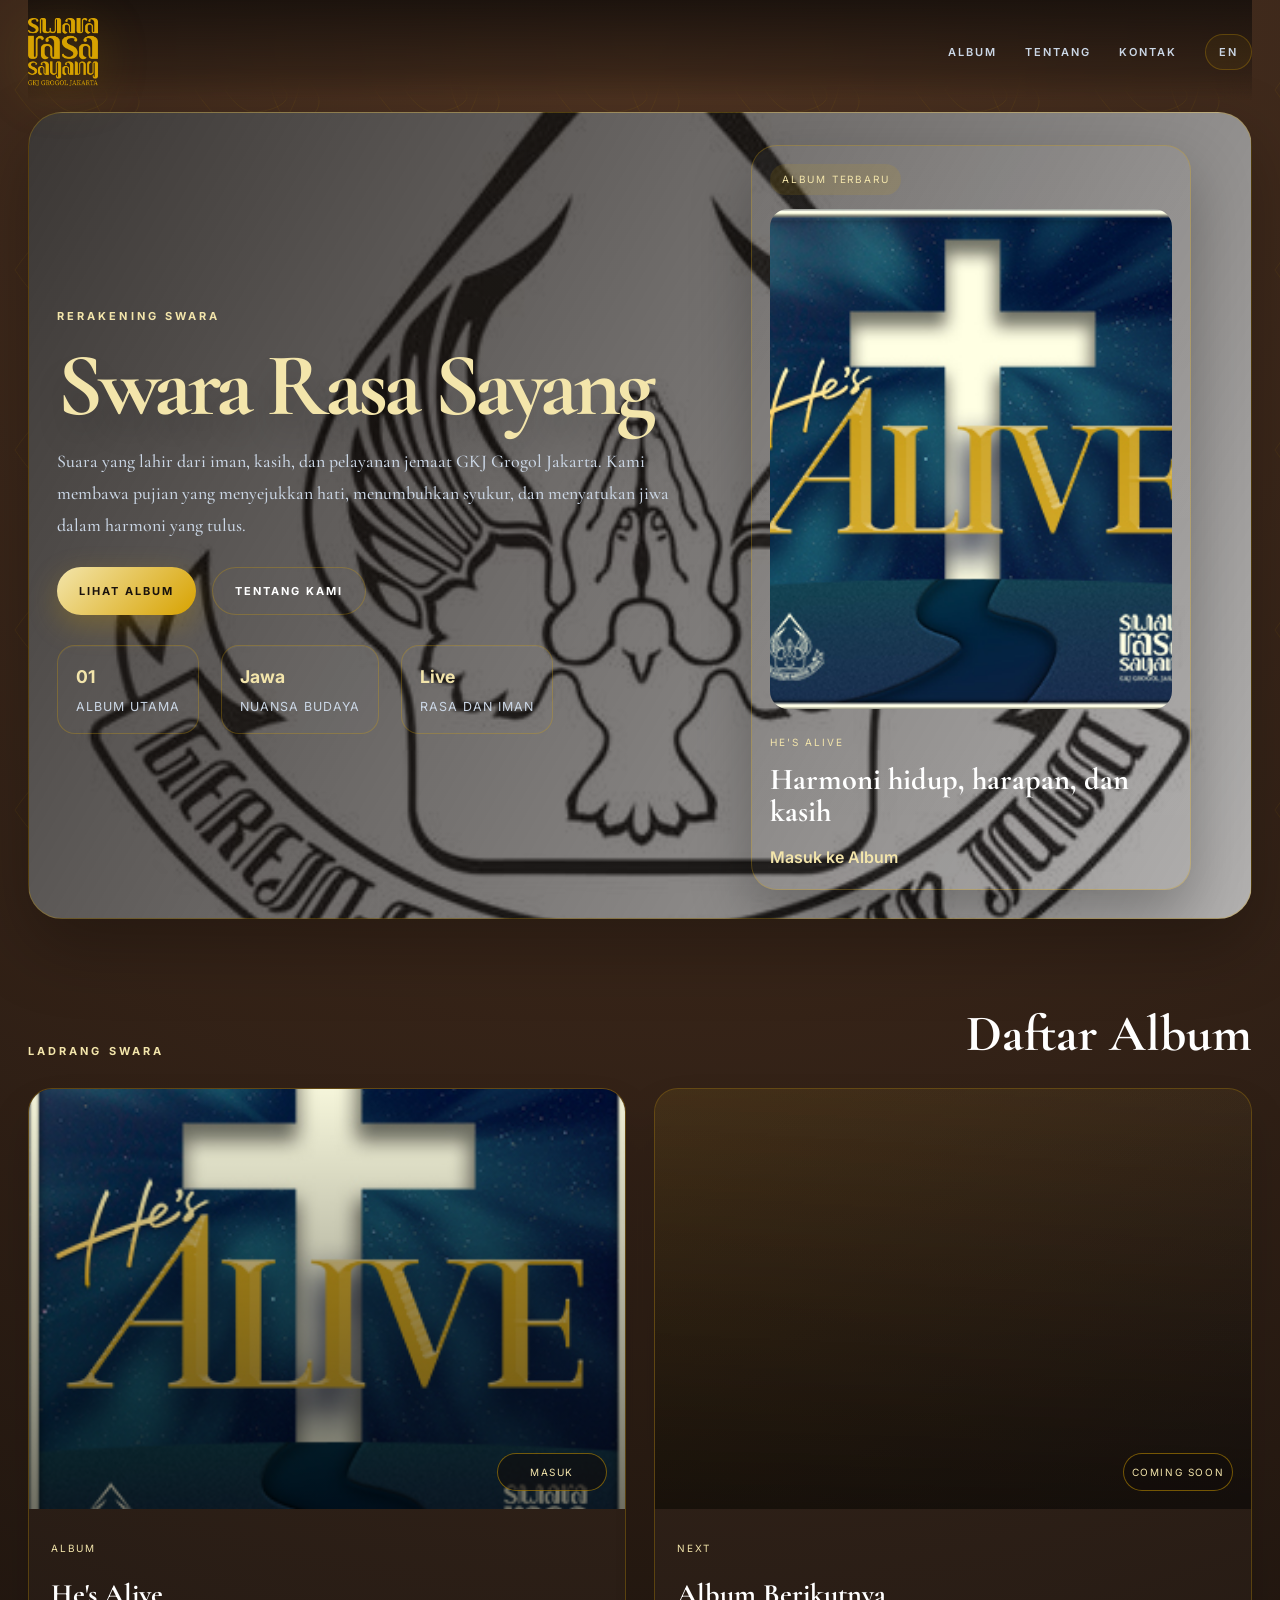
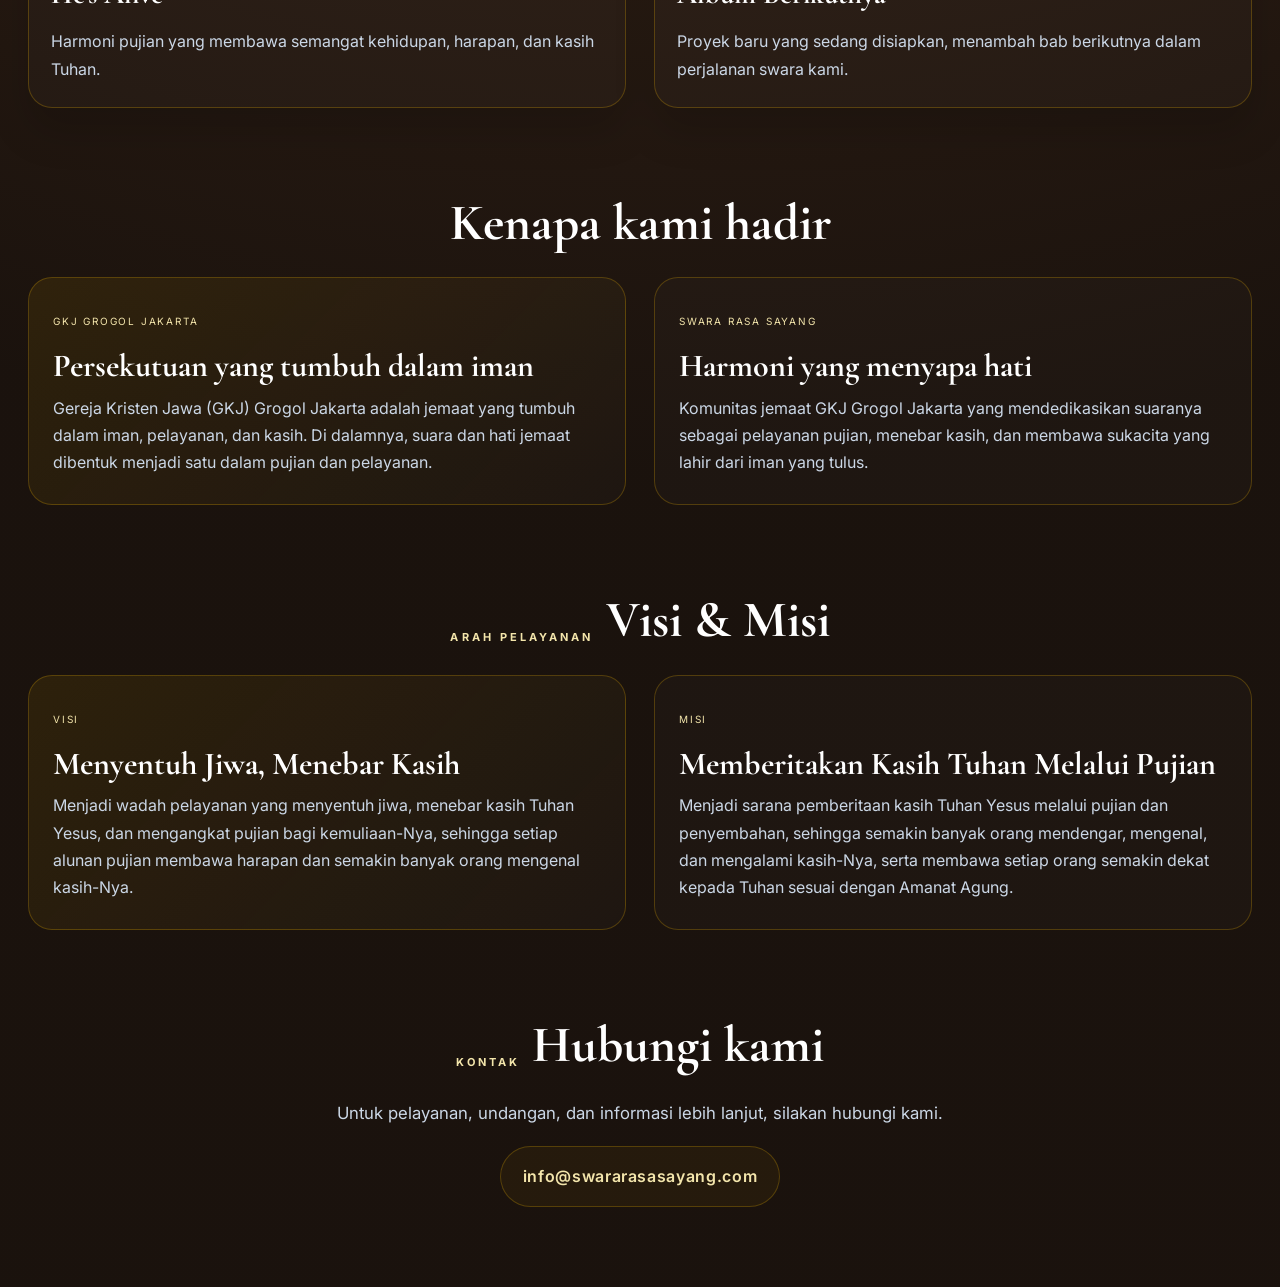
<file: index.html>
<!DOCTYPE html>
<html lang="id">
  <head>
    <meta charset="UTF-8" />
    <meta name="viewport" content="width=device-width, initial-scale=1.0" />
    <meta
      name="description"
      content="Swara Rasa Sayang adalah karya pujian dan harmoni jemaat GKJ Grogol Jakarta dengan sentuhan Jawa yang hangat, modern, dan penuh kasih."
    />
    <title>Swara Rasa Sayang</title>
    <link rel="preconnect" href="https://fonts.googleapis.com" />
    <link rel="preconnect" href="https://fonts.gstatic.com" crossorigin />
    <link
      href="https://fonts.googleapis.com/css2?family=Cormorant+Garamond:wght@400;500;600;700&family=Inter:wght@400;500;600;700;800&family=Noto+Sans+Javanese:wght@400;500;700&display=swap"
      rel="stylesheet"
    />
    <link rel="stylesheet" href="landing.css" />

    <style>
      /* Ukuran sedang untuk bagian Visi dan Misi */
      .highlight-band {
        box-sizing: border-box;
        padding: 2cm !important;
        margin: 2rem auto !important;
        width: calc(100% - 2rem);
        max-width: 1200px;
      }

      .highlight-band > div {
        max-width: 100%;
        margin: 0 auto;
      }

      .highlight-band .section-kicker {
        display: block;
        margin-bottom: 0.75rem;
      }

      .highlight-band h3 {
        margin: 0;
        font-size: clamp(1.05rem, 1.5vw, 1.3rem) !important;
        line-height: 1.65 !important;
        font-weight: 500;
      }

      @media (max-width: 600px) {
        .highlight-band {
          padding: 2cm !important;
          width: calc(100% - 1.25rem);
        }

        .highlight-band h3 {
          font-size: 1rem !important;
          line-height: 1.6 !important;
        }
      }
    </style>

  </head>
  <body>
    <div class="page-shell">
      <header class="topbar">
        <a href="index.html" class="brand" aria-label="Swara Rasa Sayang">
          <img src="assets/LOGO SWARA RASA SAYANG.png" alt="Logo Swara Rasa Sayang" />
        </a>

        <nav class="nav-links" aria-label="Navigasi utama">
          <a href="#album">Album</a>
          <a href="#about">Tentang</a>
          <a href="#contact">Kontak</a>
          <a href="en/index.html" class="lang-pill">EN</a>
        </nav>
      </header>

      <main>
        <section class="hero">
          <div class="hero-copy">
            <span class="eyebrow">Rerakening Swara</span>
            <h1>Swara Rasa Sayang</h1>
            <p class="lead">
              Suara yang lahir dari iman, kasih, dan pelayanan jemaat GKJ Grogol Jakarta.
              Kami membawa pujian yang menyejukkan hati, menumbuhkan syukur, dan menyatukan jiwa dalam harmoni yang tulus.
            </p>

            <div class="hero-actions">
              <a href="#album" class="primary-btn">Lihat Album</a>
              <a href="#about" class="ghost-btn">Tentang Kami</a>
            </div>

            <div class="hero-meta">
              <div>
                <strong>01</strong>
                <span>album utama</span>
              </div>
              <div>
                <strong>Jawa</strong>
                <span>nuansa budaya</span>
              </div>
              <div>
                <strong>Live</strong>
                <span>rasa dan iman</span>
              </div>
            </div>
          </div>

          <div class="hero-visual" aria-label="Album showcase">
            <div class="showcase-card">
              <div class="showcase-badge">Album Terbaru</div>
              <img src="assets/hes-alive.jpg" alt="Cover album He's Alive" />
              <div class="showcase-info">
                <span class="tiny-label">He's Alive</span>
                <h2>Harmoni hidup, harapan, dan kasih</h2>
                <a href="/hes-alive/index.html">Masuk ke Album</a>
              </div>
            </div>
          </div>
        </section>

        <section id="album" class="album-section">
          <div class="section-header">
            <span class="section-kicker">Ladrang swara</span>
            <h2>Daftar Album</h2>
          </div>

          <div class="album-grid">
            <article class="album-card featured">
              <div class="album-image-wrap">
                <img src="assets/hes-alive.jpg" alt="He's Alive" />
                <div class="album-overlay">
                  <a href="/hes-alive/index.html">Masuk</a>
                </div>
              </div>
              <div class="album-copy">
                <span class="album-tag">Album</span>
                <h3>He's Alive</h3>
                <p>Harmoni pujian yang membawa semangat kehidupan, harapan, dan kasih Tuhan.</p>
              </div>
            </article>

            <article class="album-card">
              <div class="album-image-wrap coming-soon">
                <div class="album-overlay static">
                  <span>Coming Soon</span>
                </div>
              </div>
              <div class="album-copy">
                <span class="album-tag">Next</span>
                <h3>Album Berikutnya</h3>
                <p>Proyek baru yang sedang disiapkan, menambah bab berikutnya dalam perjalanan swara kami.</p>
              </div>
            </article>
          </div>
        </section>

        <section id="about" class="about-section">
          <div class="section-header align-center">
            <h2>Kenapa kami hadir</h2>
          </div>

          <div class="about-grid">
            <article class="about-card emphasis">
              <span class="card-mark">GKJ Grogol Jakarta</span>
              <h3>Persekutuan yang tumbuh dalam iman</h3>
              <p>
                Gereja Kristen Jawa (GKJ) Grogol Jakarta adalah jemaat yang tumbuh dalam iman,
                pelayanan, dan kasih. Di dalamnya, suara dan hati jemaat dibentuk menjadi satu dalam pujian dan pelayanan.
              </p>
            </article>

            <article class="about-card">
              <span class="card-mark">Swara Rasa Sayang</span>
              <h3>Harmoni yang menyapa hati</h3>
              <p>
                Komunitas jemaat GKJ Grogol Jakarta yang mendedikasikan suaranya sebagai pelayanan pujian,
                menebar kasih, dan membawa sukacita yang lahir dari iman yang tulus.
              </p>
            </article>
          </div>
        </section>

        <section class="about-section">
  <div class="section-header align-center">
    <span class="section-kicker">Arah Pelayanan</span>
    <h2>Visi & Misi</h2>
  </div>

  <div class="about-grid">

    <!-- Visi -->
    <article class="about-card emphasis">
      <span class="card-mark">Visi</span>
      <h3>Menyentuh Jiwa, Menebar Kasih</h3>
      <p>
        Menjadi wadah pelayanan yang menyentuh jiwa,
        menebar kasih Tuhan Yesus, dan mengangkat pujian
        bagi kemuliaan-Nya, sehingga setiap alunan pujian
        membawa harapan dan semakin banyak orang
        mengenal kasih-Nya.
      </p>
    </article>

    <!-- Misi -->
    <article class="about-card">
      <span class="card-mark">Misi</span>
      <h3>Memberitakan Kasih Tuhan Melalui Pujian</h3>
      <p>
        Menjadi sarana pemberitaan kasih Tuhan Yesus
        melalui pujian dan penyembahan, sehingga semakin
        banyak orang mendengar, mengenal, dan mengalami
        kasih-Nya, serta membawa setiap orang semakin
        dekat kepada Tuhan sesuai dengan Amanat Agung.
      </p>
    </article>

  </div>
</section>

        <section id="contact" class="contact-section">
          <div class="section-header align-center compact">
            <span class="section-kicker">Kontak</span>
            <h2>Hubungi kami</h2>
          </div>
          <p>Untuk pelayanan, undangan, dan informasi lebih lanjut, silakan hubungi kami.</p>
          <a href="mailto:info@swararasasayang.com" class="contact-email">info@swararasasayang.com</a>
        </section>
      </main>
    </div>
  </body>
</html>
</file>
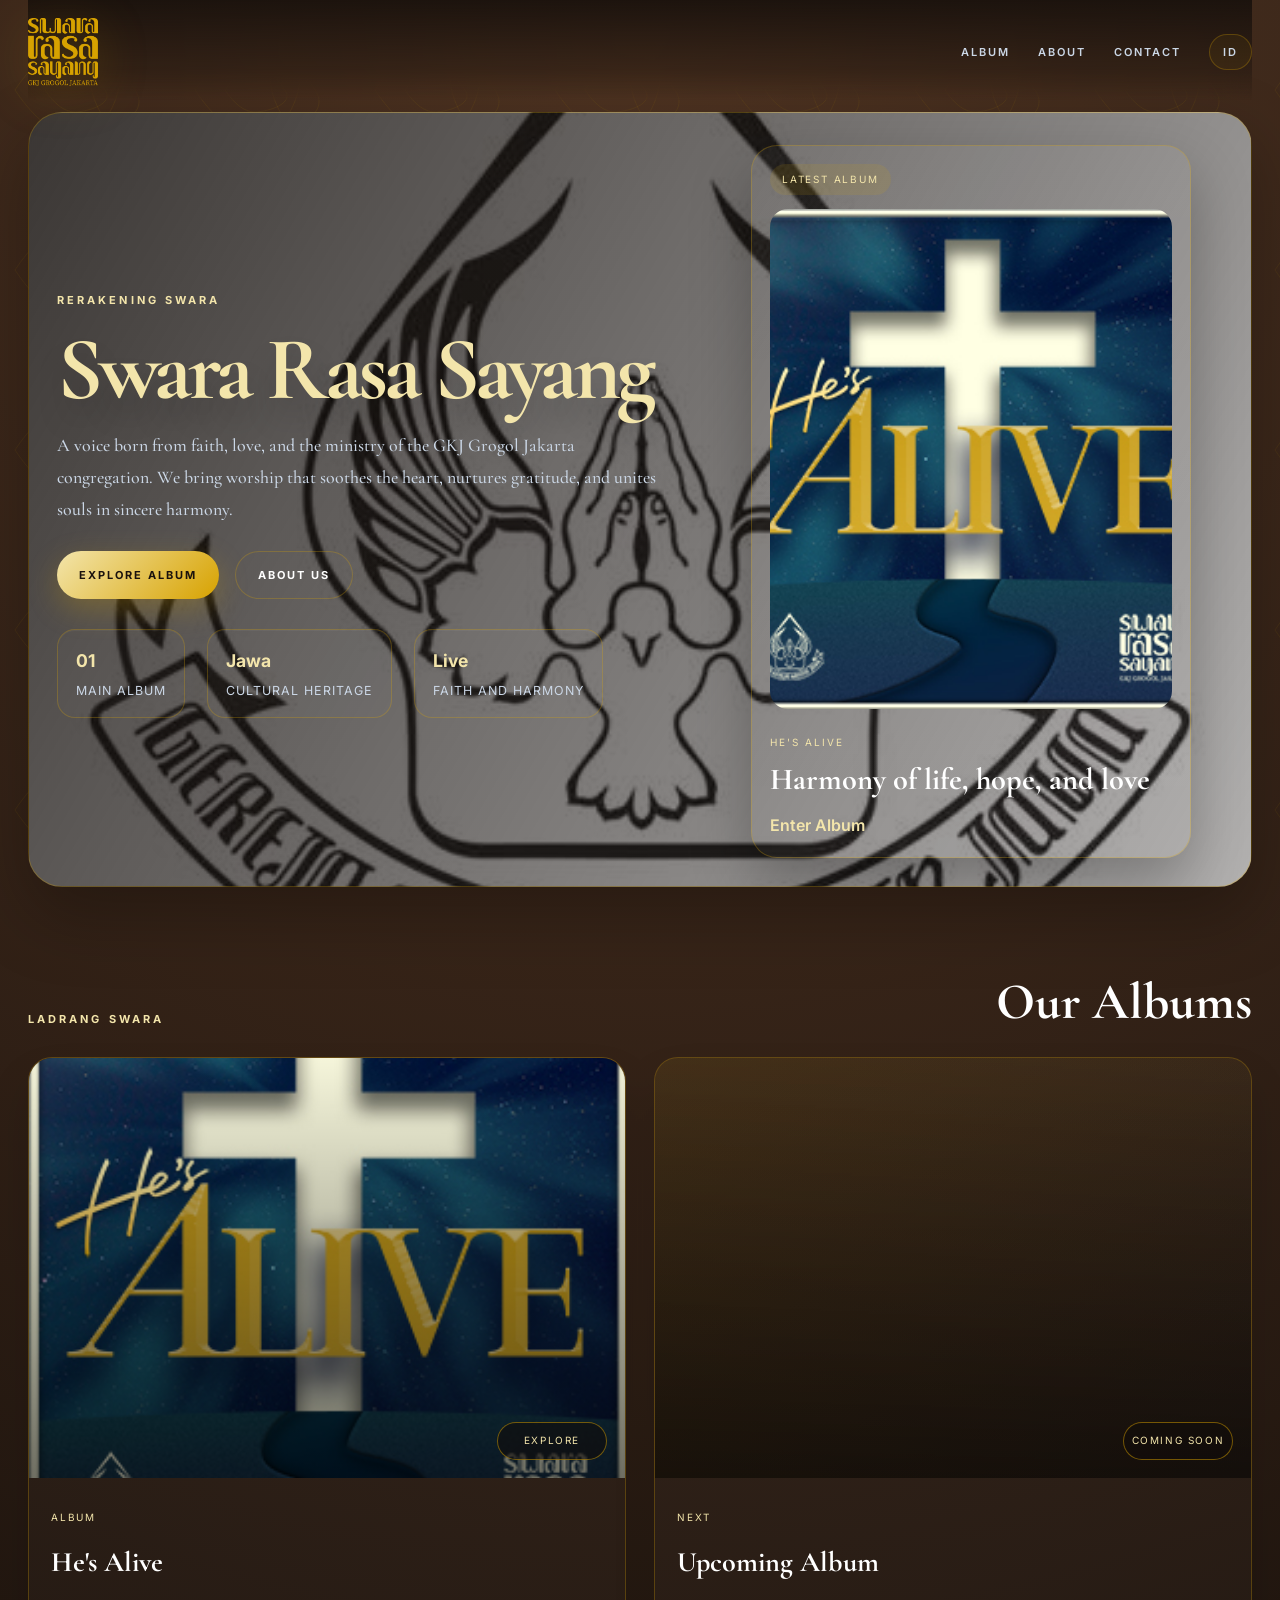
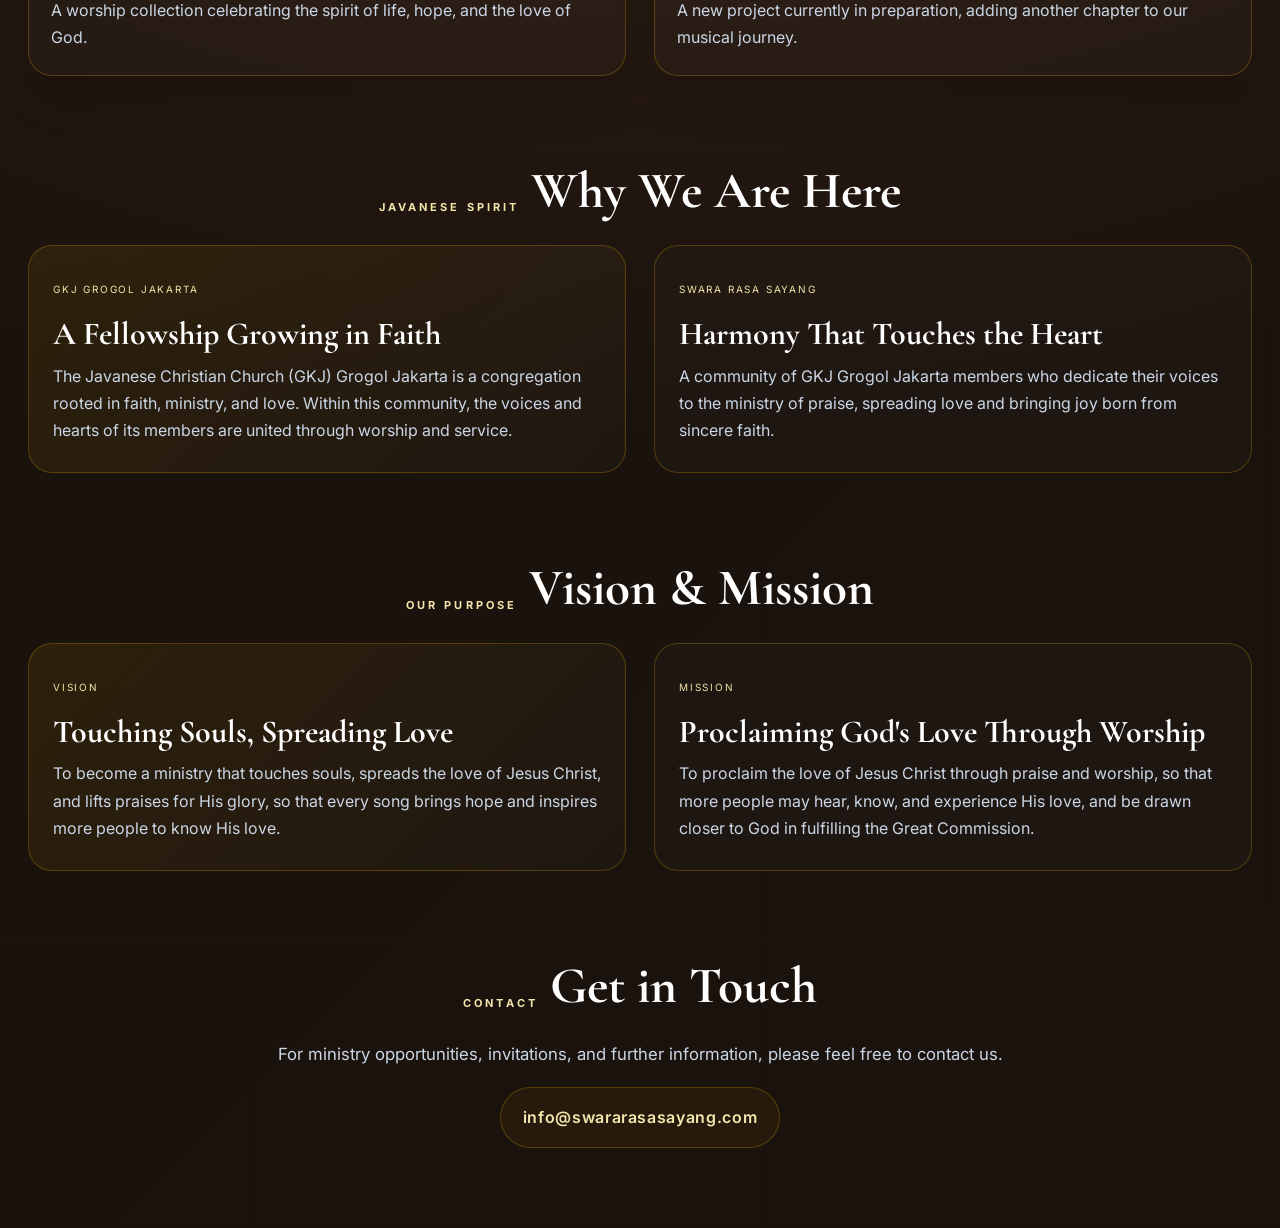
<file: en/index.html>
<!DOCTYPE html>
<html lang="en">
<head>
  <meta charset="UTF-8" />
  <meta name="viewport" content="width=device-width, initial-scale=1.0" />
  <meta
    name="description"
    content="Swara Rasa Sayang is a worship and musical harmony community of GKJ Grogol Jakarta, inspired by Javanese culture, faith, and love."
  />
  <title>Swara Rasa Sayang</title>

  <link rel="preconnect" href="https://fonts.googleapis.com" />
  <link rel="preconnect" href="https://fonts.gstatic.com" crossorigin />
  <link
    href="https://fonts.googleapis.com/css2?family=Cormorant+Garamond:wght@400;500;600;700&family=Inter:wght@400;500;600;700;800&family=Noto+Sans+Javanese:wght@400;500;700&display=swap"
    rel="stylesheet"
  />

  <link rel="stylesheet" href="../landing.css" />
</head>

<body>
  <div class="page-shell">

    <!-- HEADER -->
    <header class="topbar">
      <a href="../index.html" class="brand" aria-label="Swara Rasa Sayang">
        <img
          src="../assets/LOGO SWARA RASA SAYANG.png"
          alt="Swara Rasa Sayang Logo"
        />
      </a>

      <nav class="nav-links" aria-label="Main navigation">
        <a href="#album">Album</a>
        <a href="#about">About</a>
        <a href="#contact">Contact</a>
        <a href="../index.html" class="lang-pill">ID</a>
      </nav>
    </header>

    <main>

      <!-- HERO SECTION -->
      <section class="hero">
        <div class="hero-copy">
          <span class="eyebrow">Rerakening Swara</span>

          <h1>Swara Rasa Sayang</h1>

          <p class="lead">
            A voice born from faith, love, and the ministry of the
            GKJ Grogol Jakarta congregation. We bring worship that
            soothes the heart, nurtures gratitude, and unites souls
            in sincere harmony.
          </p>

          <div class="hero-actions">
            <a href="#album" class="primary-btn">Explore Album</a>
            <a href="#about" class="ghost-btn">About Us</a>
          </div>

          <div class="hero-meta">
            <div>
              <strong>01</strong>
              <span>main album</span>
            </div>

            <div>
              <strong>Jawa</strong>
              <span>cultural heritage</span>
            </div>

            <div>
              <strong>Live</strong>
              <span>faith and harmony</span>
            </div>
          </div>
        </div>

        <div class="hero-visual" aria-label="Album showcase">
          <div class="showcase-card">
            <div class="showcase-badge">Latest Album</div>

            <img
              src="../assets/hes-alive.jpg"
              alt="He's Alive Album Cover"
            />

            <div class="showcase-info">
              <span class="tiny-label">He's Alive</span>
              <h2>Harmony of life, hope, and love</h2>
              <a href="/hes-alive/index-en.html">Enter Album</a>
            </div>
          </div>
        </div>
      </section>

      <!-- ALBUM SECTION -->
      <section id="album" class="album-section">
        <div class="section-header">
          <span class="section-kicker">Ladrang Swara</span>
          <h2>Our Albums</h2>
        </div>

        <div class="album-grid">

          <article class="album-card featured">
            <div class="album-image-wrap">
              <img
                src="../assets/hes-alive.jpg"
                alt="He's Alive Album"
              />

              <div class="album-overlay">
                <a href="/hes-alive/index-en.html">Explore</a>
              </div>
            </div>

            <div class="album-copy">
              <span class="album-tag">Album</span>
              <h3>He's Alive</h3>
              <p>
                A worship collection celebrating the spirit of life,
                hope, and the love of God.
              </p>
            </div>
          </article>

          <article class="album-card">
            <div class="album-image-wrap coming-soon">
              <div class="album-overlay static">
                <span>Coming Soon</span>
              </div>
            </div>

            <div class="album-copy">
              <span class="album-tag">Next</span>
              <h3>Upcoming Album</h3>
              <p>
                A new project currently in preparation, adding
                another chapter to our musical journey.
              </p>
            </div>
          </article>

        </div>
      </section>

      <!-- ABOUT SECTION -->
      <section id="about" class="about-section">
        <div class="section-header align-center">
          <span class="section-kicker">Javanese Spirit</span>
          <h2>Why We Are Here</h2>
        </div>

        <div class="about-grid">

          <article class="about-card emphasis">
            <span class="card-mark">GKJ Grogol Jakarta</span>

            <h3>A Fellowship Growing in Faith</h3>

            <p>
              The Javanese Christian Church (GKJ) Grogol Jakarta
              is a congregation rooted in faith, ministry, and love.
              Within this community, the voices and hearts of
              its members are united through worship and service.
            </p>
          </article>

          <article class="about-card">
            <span class="card-mark">Swara Rasa Sayang</span>

            <h3>Harmony That Touches the Heart</h3>

            <p>
              A community of GKJ Grogol Jakarta members who dedicate
              their voices to the ministry of praise, spreading love
              and bringing joy born from sincere faith.
            </p>
          </article>

        </div>
      </section>

      <!-- VISION & MISSION SECTION -->
      <section class="about-section">
        <div class="section-header align-center">
          <span class="section-kicker">Our Purpose</span>
          <h2>Vision & Mission</h2>
        </div>

        <div class="about-grid">

          <!-- VISION -->
          <article class="about-card emphasis">
            <span class="card-mark">Vision</span>

            <h3>Touching Souls, Spreading Love</h3>

            <p>
              To become a ministry that touches souls, spreads
              the love of Jesus Christ, and lifts praises for
              His glory, so that every song brings hope and
              inspires more people to know His love.
            </p>
          </article>

          <!-- MISSION -->
          <article class="about-card">
            <span class="card-mark">Mission</span>

            <h3>Proclaiming God's Love Through Worship</h3>

            <p>
              To proclaim the love of Jesus Christ through
              praise and worship, so that more people may hear,
              know, and experience His love, and be drawn
              closer to God in fulfilling the Great Commission.
            </p>
          </article>

        </div>
      </section>

      <!-- CONTACT SECTION -->
      <section id="contact" class="contact-section">
        <div class="section-header align-center compact">
          <span class="section-kicker">Contact</span>
          <h2>Get in Touch</h2>
        </div>

        <p>
          For ministry opportunities, invitations, and further
          information, please feel free to contact us.
        </p>

        <a
          href="mailto:info@swararasasayang.com"
          class="contact-email"
        >
          info@swararasasayang.com
        </a>
      </section>

    </main>
  </div>
</body>
</html>
</file>
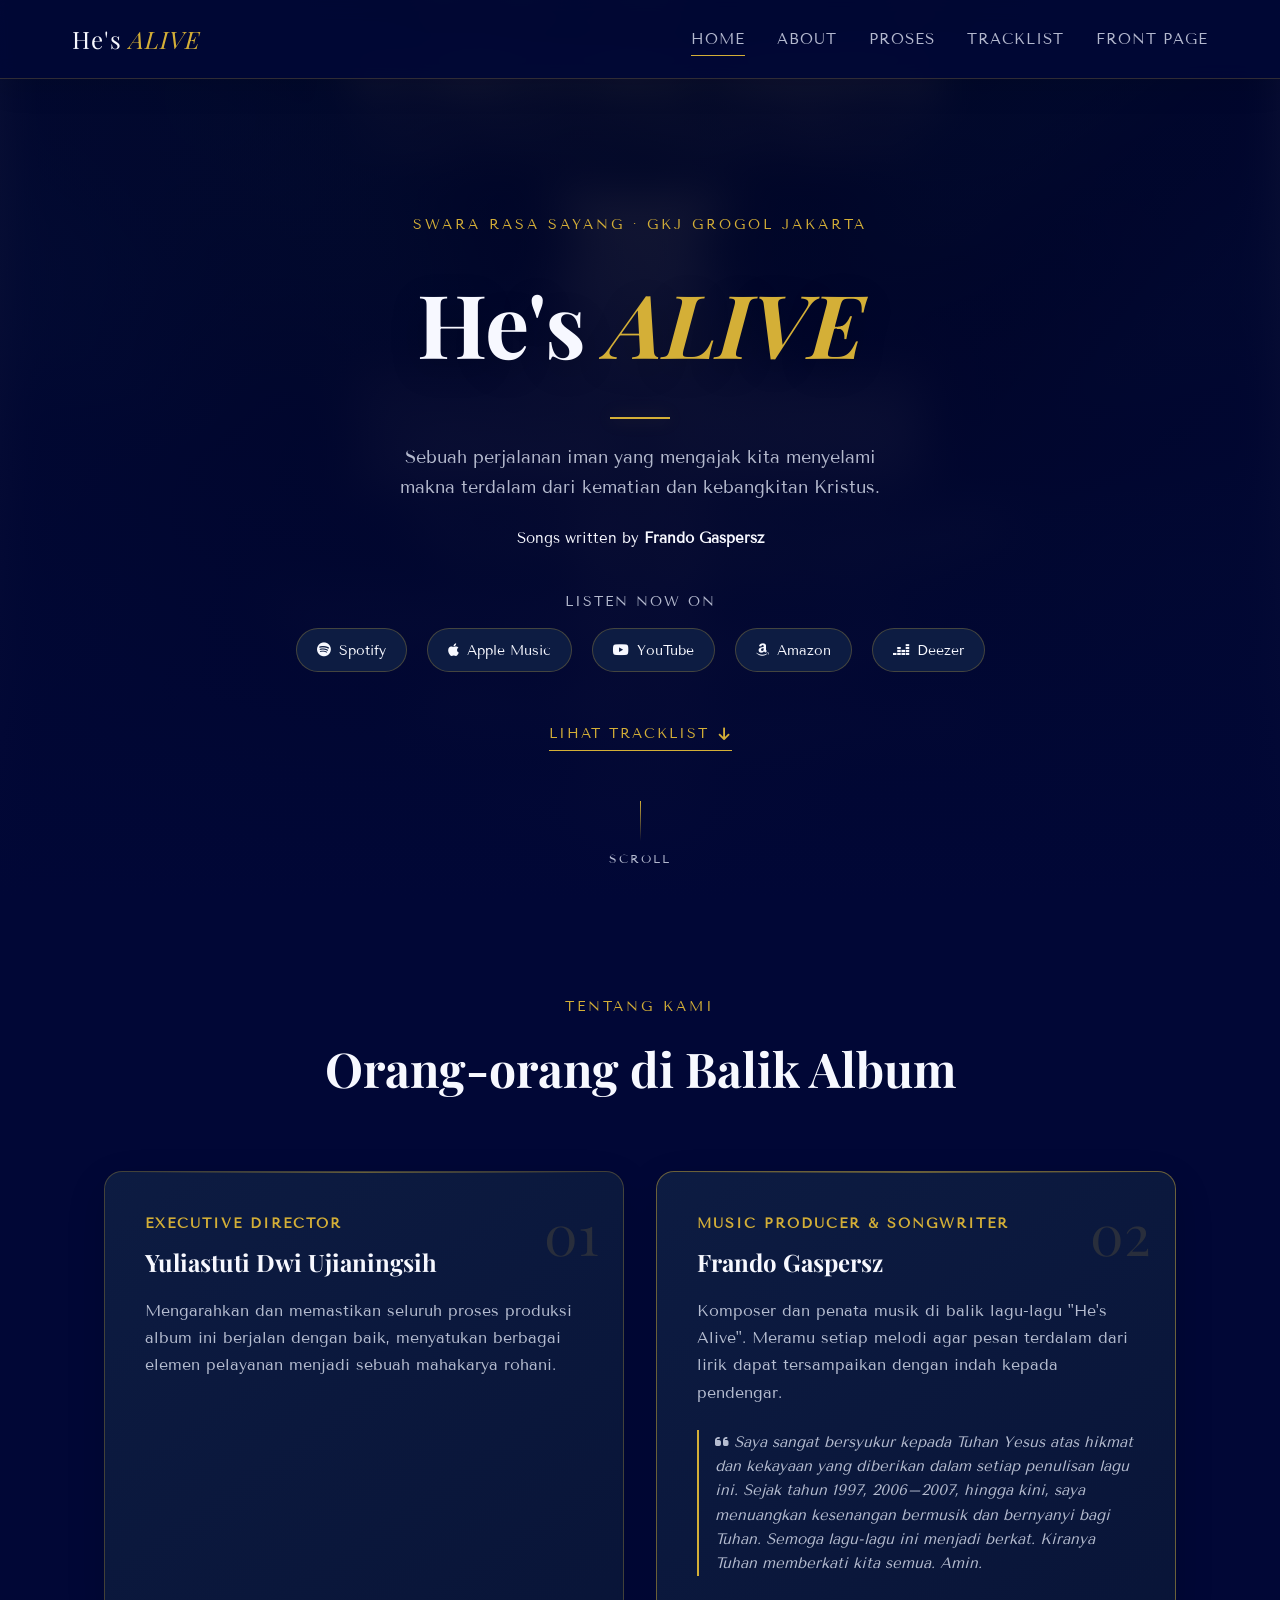
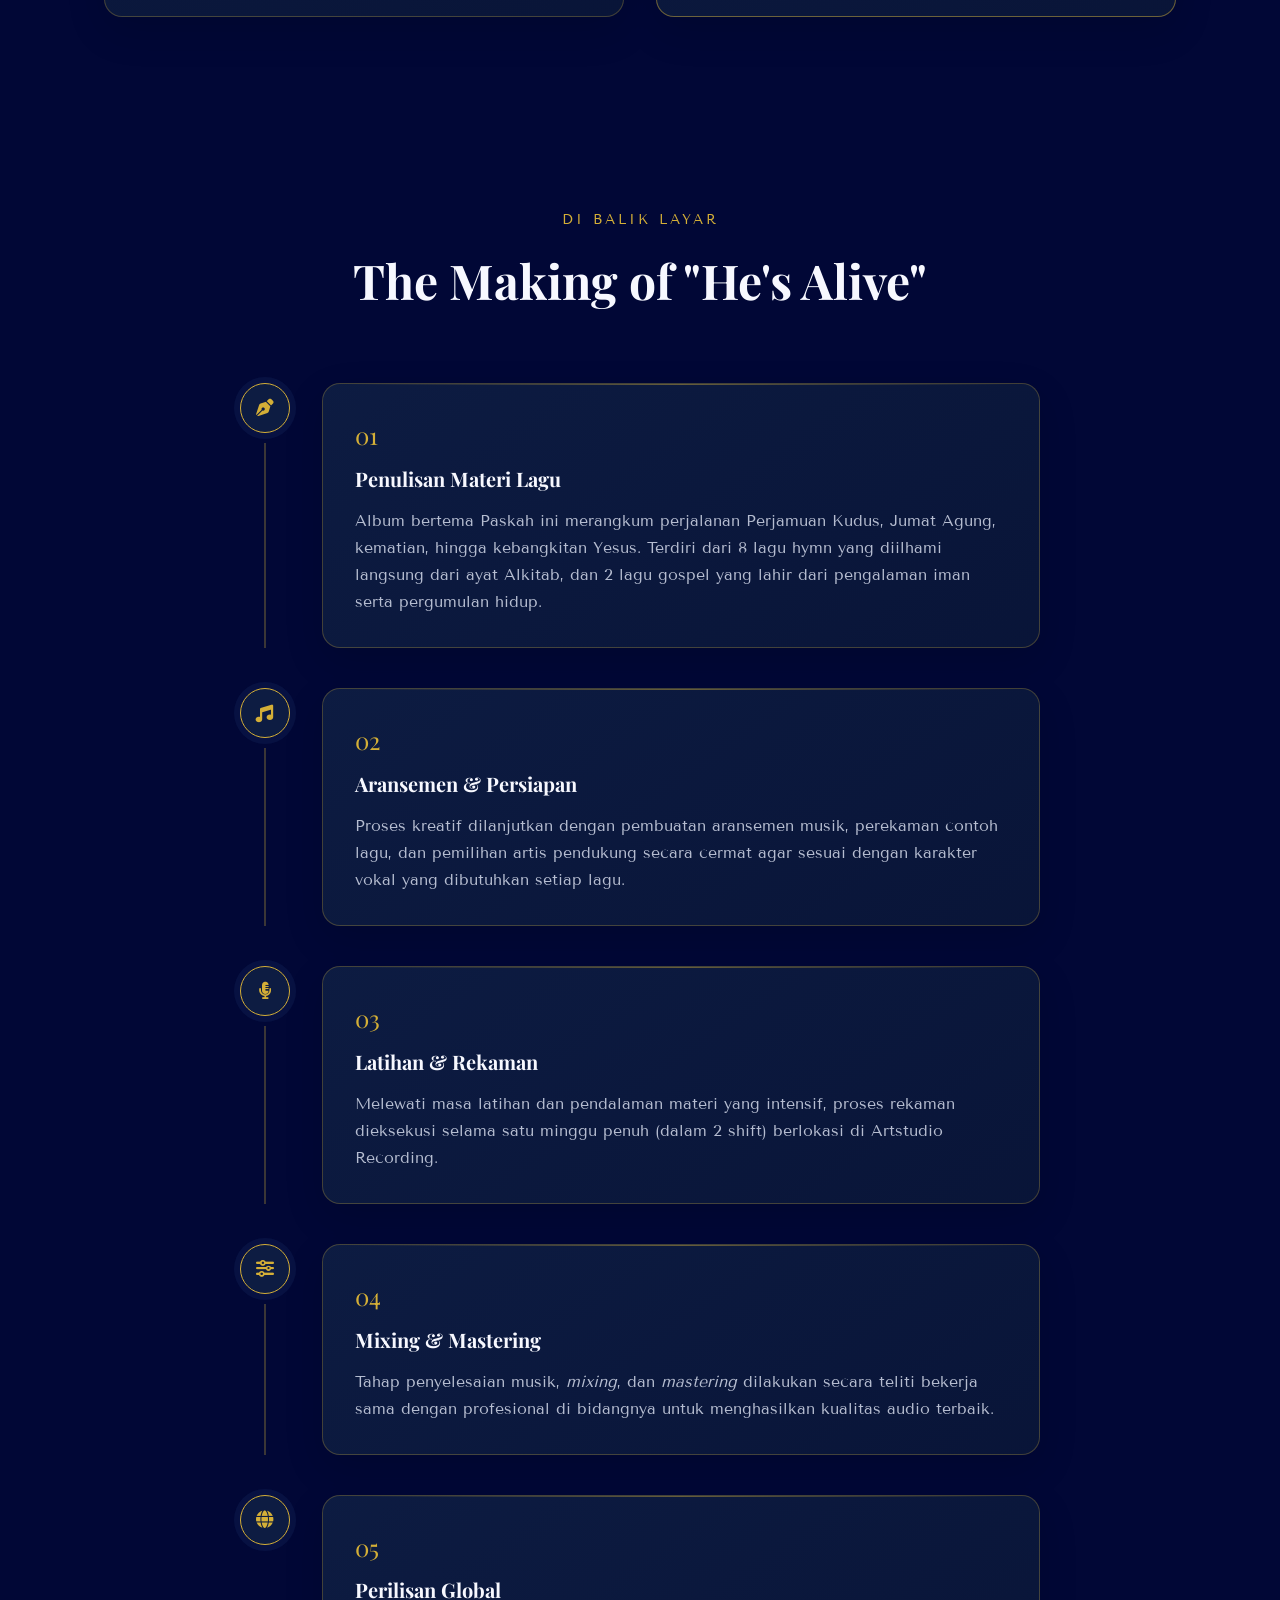
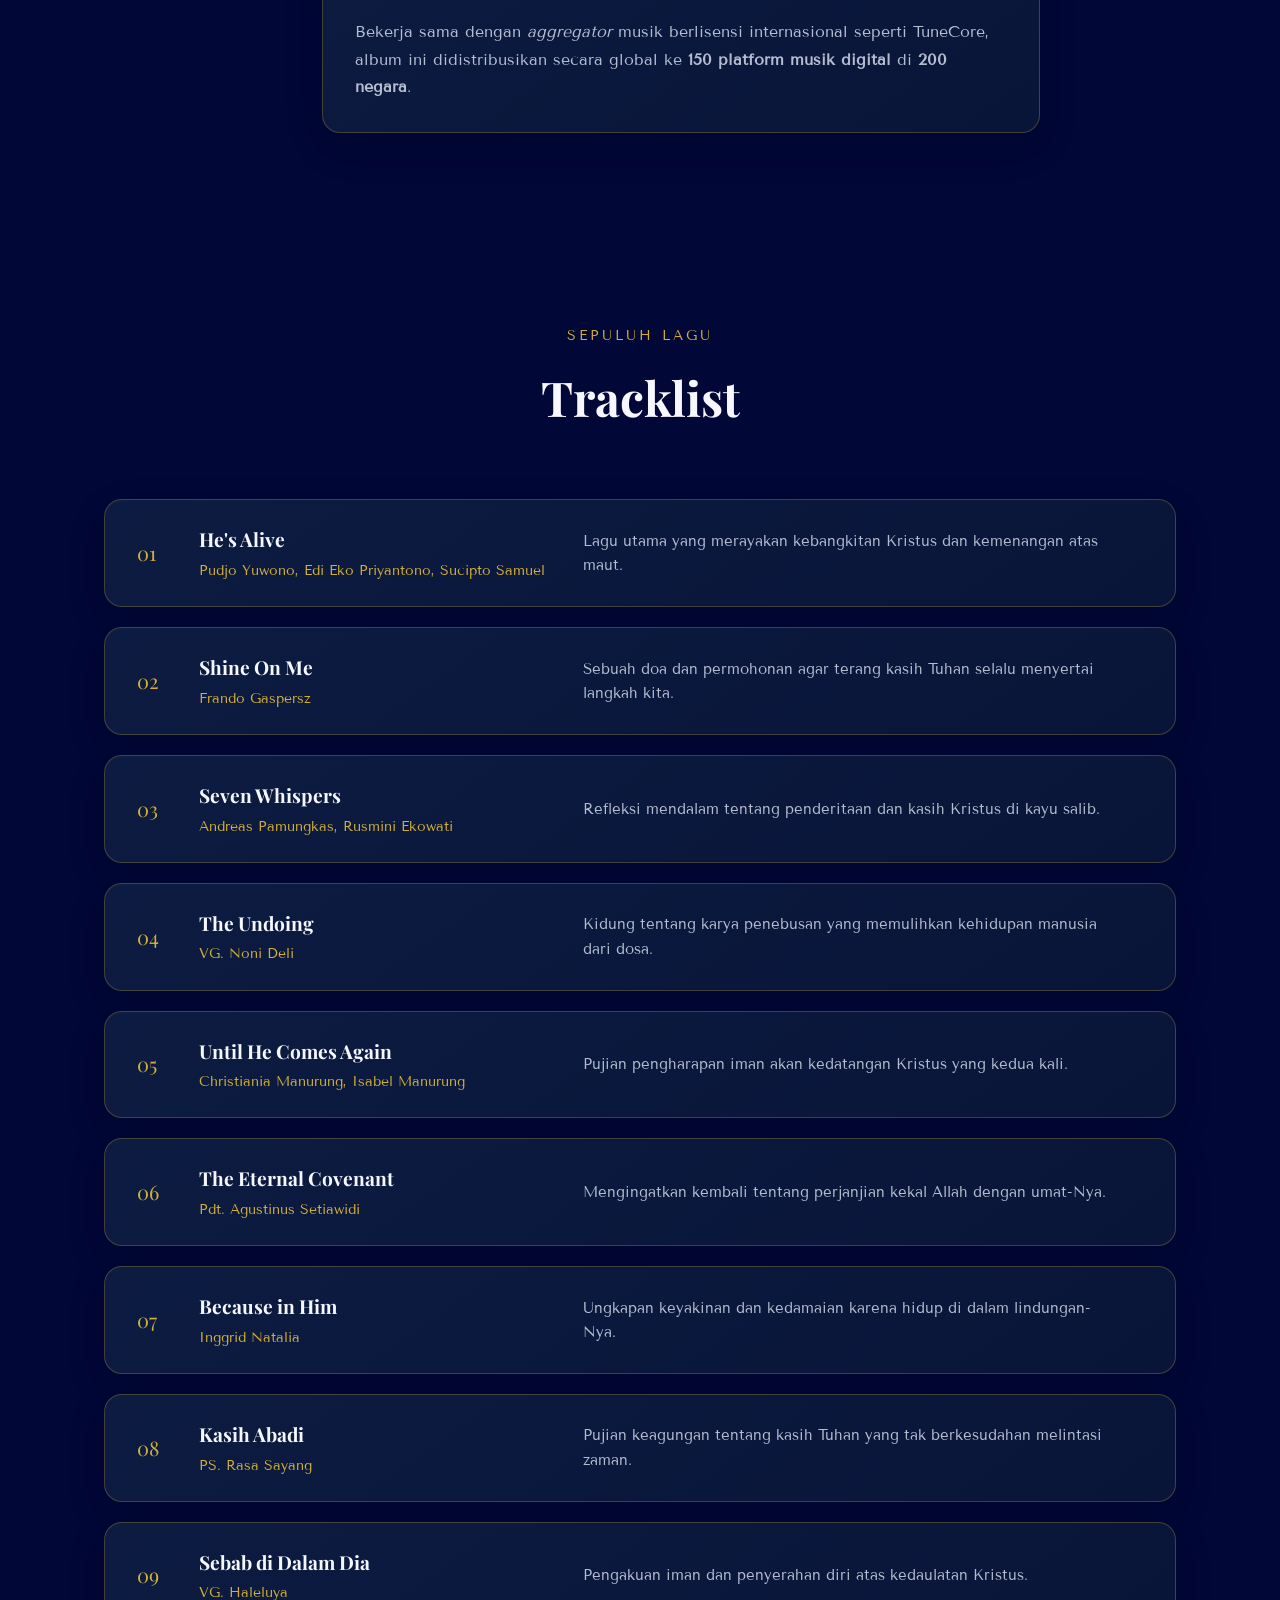
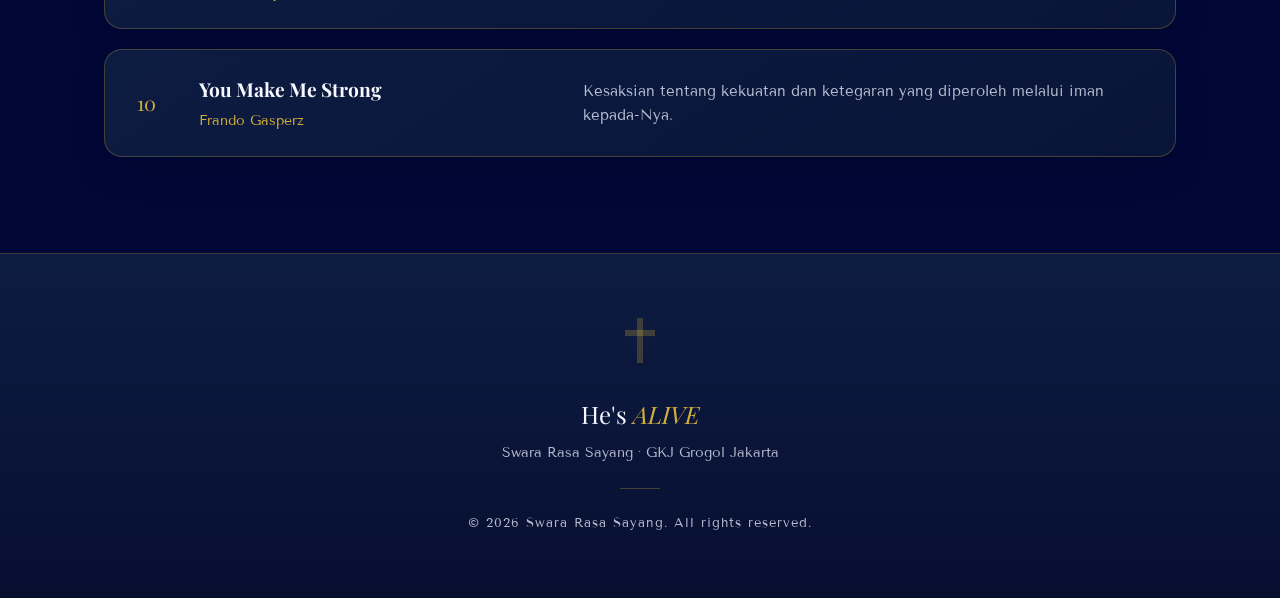
<file: hes-alive/index.html>
<!DOCTYPE html>
<html lang="id">
<head>
<meta charset="UTF-8">
<meta name="viewport" content="width=device-width, initial-scale=1.0">
<title>He's ALIVE — Swara Rasa Sayang</title>
<link rel="preconnect" href="https://fonts.googleapis.com">
<link rel="preconnect" href="https://fonts.gstatic.com" crossorigin>
<link href="https://fonts.googleapis.com/css2?family=Playfair+Display:ital,wght@0,400;0,500;0,700;0,900;1,400;1,700&family=Tenor+Sans&family=DM+Serif+Display:ital@0;1&display=swap" rel="stylesheet">
<link rel="stylesheet" href="https://cdnjs.cloudflare.com/ajax/libs/font-awesome/6.5.0/css/all.min.css">
<link rel="stylesheet" href="/hes-alive/style.css">
</head>
<body>

<canvas id="particles"></canvas>

<nav id="nav">
  <div class="nav-inner">
    <div class="nav-logo">He's <em>ALIVE</em></div>
    <ul class="nav-links">
      <li><a href="#hero">Home</a></li>
      <li><a href="#about">About</a></li>
      <li><a href="#process">Proses</a></li>
      <li><a href="#tracks">Tracklist</a></li>
      <li><a href="/index.html">Front Page</a></li>
    </ul>
    <button class="burger" id="burger" aria-label="Menu">
      <span></span><span></span><span></span>
    </button>
  </div>
  <div class="mobile-menu" id="mobileMenu">
    <a href="#hero" onclick="closeMobile()">Home</a>
    <a href="#about" onclick="closeMobile()">About</a>
    <a href="#process" onclick="closeMobile()">Proses</a>
    <a href="#tracks" onclick="closeMobile()">Tracklist</a>
    <a href="/index.html" onclick="closeMobile()">Front Page</a>
  </div>
</nav>

<!-- ─── HERO ──────────────────────────────────────────────── -->
<section id="hero" class="hero">
  <div class="hero-bg">
    <div class="hero-img-wrap">
      <img src="/hes-alive/assets/he's-alive.jpeg" alt="He's Alive Album Cover" class="hero-album">
      <div class="hero-img-glow"></div>
    </div>
    <div class="hero-veil"></div>
  </div>
  <div class="hero-content reveal-up">
    <p class="hero-eyebrow">Swara Rasa Sayang · GKJ Grogol Jakarta</p>
    <h1 class="hero-title">He's <em>ALIVE</em></h1>
    <div class="hero-divider"></div>
    <p class="hero-tagline">Sebuah perjalanan iman yang mengajak kita menyelami<br>makna terdalam dari kematian dan kebangkitan Kristus.</p>
    <p class="hero-byline">Songs written by <strong>Frando Gaspersz</strong></p>
    <div class="platforms">
      <p class="platforms-label">Listen Now On</p>
      <div class="platforms-icons">
        <a href="https://open.spotify.com/album/6aHKjq5YmKfVzvjdG1QlR4?si=Mvs89mn6SMSRfUvpcy6wwg" target="_blank" title="Spotify" class="plat-link plat-spotify"><i class="fa-brands fa-spotify"></i><span>Spotify</span></a>
        <a href="https://music.apple.com/us/album/hes-alive/1886730768" target="_blank" title="Apple Music" class="plat-link plat-apple"><i class="fa-brands fa-apple"></i><span>Apple Music</span></a>
        <a href="https://music.youtube.com/@swararasasayang?si=1Fk_gPtTHN9pFb7y" target="_blank" title="YouTube Music" class="plat-link plat-youtube"><i class="fa-brands fa-youtube"></i><span>YouTube</span></a>
        <a href="https://music.amazon.co.jp/albums/B0GTBJQLRQ" target="_blank" title="Amazon Music" class="plat-link plat-amazon"><i class="fa-brands fa-amazon"></i><span>Amazon</span></a>
        <a href="https://link.deezer.com/s/33puS4jqYY6a1vL4Qr0iN" target="_blank" title="Deezer" class="plat-link plat-deezer"><i class="fa-brands fa-deezer"></i><span>Deezer</span></a>
      </div>
    </div>
    <a href="#tracks" class="hero-cta">Lihat Tracklist <i class="fa-solid fa-arrow-down"></i></a>
  </div>
  <div class="scroll-hint">
    <div class="scroll-line"></div>
    <span>scroll</span>
  </div>
</section>

<!-- ─── ABOUT ─────────────────────────────────────────────── -->
<section id="about" class="about">
  <div class="section-header reveal-up">
    <p class="section-eyebrow">Tentang Kami</p>
    <h2 class="section-title">Orang-orang di Balik Album</h2>
  </div>
  <div class="about-grid">

    <div class="about-card reveal-left">
      <div class="about-card-num">01</div>
      <div class="about-card-body">
        <h3>Executive Director</h3>
        <h4>Yuliastuti Dwi Ujianingsih</h4>
        <p>Mengarahkan dan memastikan seluruh proses produksi album ini berjalan dengan baik, menyatukan berbagai elemen pelayanan menjadi sebuah mahakarya rohani.</p>
      </div>
    </div>

    <div class="about-card about-card--featured reveal-right">
      <div class="about-card-num">02</div>
      <div class="about-card-body">
        <h3>Music Producer &amp; Songwriter</h3>
        <h4>Frando Gaspersz</h4>
        <p>Komposer dan penata musik di balik lagu-lagu "He's Alive". Meramu setiap melodi agar pesan terdalam dari lirik dapat tersampaikan dengan indah kepada pendengar.</p>
        <blockquote>
          <i class="fa-solid fa-quote-left"></i>
          Saya sangat bersyukur kepada Tuhan Yesus atas hikmat dan kekayaan yang diberikan dalam setiap penulisan lagu ini. Sejak tahun 1997, 2006–2007, hingga kini, saya menuangkan kesenangan bermusik dan bernyanyi bagi Tuhan. Semoga lagu-lagu ini menjadi berkat. Kiranya Tuhan memberkati kita semua. Amin.
        </blockquote>
      </div>
    </div>

  </div>
</section>

<!-- ─── PROCESS ───────────────────────────────────────────── -->
<section id="process" class="process">
  <div class="section-header reveal-up">
    <p class="section-eyebrow">Di Balik Layar</p>
    <h2 class="section-title">The Making of "He's Alive"</h2>
  </div>
  <div class="process-timeline">

    <div class="timeline-item reveal-up" style="--d:.1s">
      <div class="timeline-step">
        <div class="timeline-icon"><i class="fa-solid fa-pen-nib"></i></div>
        <div class="timeline-line"></div>
      </div>
      <div class="timeline-body">
        <span class="timeline-num">01</span>
        <h3>Penulisan Materi Lagu</h3>
        <p>Album bertema Paskah ini merangkum perjalanan Perjamuan Kudus, Jumat Agung, kematian, hingga kebangkitan Yesus. Terdiri dari 8 lagu hymn yang diilhami langsung dari ayat Alkitab, dan 2 lagu gospel yang lahir dari pengalaman iman serta pergumulan hidup.</p>
      </div>
    </div>

    <div class="timeline-item reveal-up" style="--d:.2s">
      <div class="timeline-step">
        <div class="timeline-icon"><i class="fa-solid fa-music"></i></div>
        <div class="timeline-line"></div>
      </div>
      <div class="timeline-body">
        <span class="timeline-num">02</span>
        <h3>Aransemen &amp; Persiapan</h3>
        <p>Proses kreatif dilanjutkan dengan pembuatan aransemen musik, perekaman contoh lagu, dan pemilihan artis pendukung secara cermat agar sesuai dengan karakter vokal yang dibutuhkan setiap lagu.</p>
      </div>
    </div>

    <div class="timeline-item reveal-up" style="--d:.3s">
      <div class="timeline-step">
        <div class="timeline-icon"><i class="fa-solid fa-microphone-lines"></i></div>
        <div class="timeline-line"></div>
      </div>
      <div class="timeline-body">
        <span class="timeline-num">03</span>
        <h3>Latihan &amp; Rekaman</h3>
        <p>Melewati masa latihan dan pendalaman materi yang intensif, proses rekaman dieksekusi selama satu minggu penuh (dalam 2 shift) berlokasi di Artstudio Recording.</p>
      </div>
    </div>

    <div class="timeline-item reveal-up" style="--d:.4s">
      <div class="timeline-step">
        <div class="timeline-icon"><i class="fa-solid fa-sliders"></i></div>
        <div class="timeline-line"></div>
      </div>
      <div class="timeline-body">
        <span class="timeline-num">04</span>
        <h3>Mixing &amp; Mastering</h3>
        <p>Tahap penyelesaian musik, <em>mixing</em>, dan <em>mastering</em> dilakukan secara teliti bekerja sama dengan profesional di bidangnya untuk menghasilkan kualitas audio terbaik.</p>
      </div>
    </div>

    <div class="timeline-item reveal-up" style="--d:.5s">
      <div class="timeline-step">
        <div class="timeline-icon"><i class="fa-solid fa-globe"></i></div>
        <div class="timeline-line last"></div>
      </div>
      <div class="timeline-body">
        <span class="timeline-num">05</span>
        <h3>Perilisan Global</h3>
        <p>Bekerja sama dengan <em>aggregator</em> musik berlisensi internasional seperti TuneCore, album ini didistribusikan secara global ke <strong>150 platform musik digital</strong> di <strong>200 negara</strong>.</p>
      </div>
    </div>

  </div>
</section>

<!-- ─── TRACKLIST ─────────────────────────────────────────── -->
<section id="tracks" class="tracks">
  <div class="section-header reveal-up">
    <p class="section-eyebrow">Sepuluh Lagu</p>
    <h2 class="section-title">Tracklist</h2>
  </div>
  
  <div class="track-list">
    <a href="/hes-alive/trackdetail.html?id=0" class="track-item reveal-up" style="--d:0s; text-decoration: none; color: inherit;">
      <span class="track-num">01</span>
      <div class="track-info">
        <h3>He's Alive</h3>
        <p class="track-artist">Pudjo Yuwono, Edi Eko Priyantono, Sucipto Samuel</p>
      </div>
      <p class="track-desc">Lagu utama yang merayakan kebangkitan Kristus dan kemenangan atas maut.</p>
      <div class="track-bar"></div>
    </a>

    <a href="/hes-alive/trackdetail.html?id=1" class="track-item reveal-up" style="--d:0.06s; text-decoration: none; color: inherit;">
      <span class="track-num">02</span>
      <div class="track-info">
        <h3>Shine On Me</h3>
        <p class="track-artist">Frando Gaspersz</p>
      </div>
      <p class="track-desc">Sebuah doa dan permohonan agar terang kasih Tuhan selalu menyertai langkah kita.</p>
      <div class="track-bar"></div>
    </a>

    <a href="/hes-alive/trackdetail.html?id=2" class="track-item reveal-up" style="--d:0.12s; text-decoration: none; color: inherit;">
      <span class="track-num">03</span>
      <div class="track-info">
        <h3>Seven Whispers</h3>
        <p class="track-artist">Andreas Pamungkas, Rusmini Ekowati</p>
      </div>
      <p class="track-desc">Refleksi mendalam tentang penderitaan dan kasih Kristus di kayu salib.</p>
      <div class="track-bar"></div>
    </a>

    <a href="/hes-alive/trackdetail.html?id=3" class="track-item reveal-up" style="--d:0.18s; text-decoration: none; color: inherit;">
      <span class="track-num">04</span>
      <div class="track-info">
        <h3>The Undoing</h3>
        <p class="track-artist">VG. Noni Deli</p>
      </div>
      <p class="track-desc">Kidung tentang karya penebusan yang memulihkan kehidupan manusia dari dosa.</p>
      <div class="track-bar"></div>
    </a>

    <a href="/hes-alive/trackdetail.html?id=4" class="track-item reveal-up" style="--d:0.24s; text-decoration: none; color: inherit;">
      <span class="track-num">05</span>
      <div class="track-info">
        <h3>Until He Comes Again</h3>
        <p class="track-artist">Christiania Manurung, Isabel Manurung</p>
      </div>
      <p class="track-desc">Pujian pengharapan iman akan kedatangan Kristus yang kedua kali.</p>
      <div class="track-bar"></div>
    </a>

    <a href="/hes-alive/trackdetail.html?id=5" class="track-item reveal-up" style="--d:0.3s; text-decoration: none; color: inherit;">
      <span class="track-num">06</span>
      <div class="track-info">
        <h3>The Eternal Covenant</h3>
        <p class="track-artist">Pdt. Agustinus Setiawidi</p>
      </div>
      <p class="track-desc">Mengingatkan kembali tentang perjanjian kekal Allah dengan umat-Nya.</p>
      <div class="track-bar"></div>
    </a>

    <a href="/hes-alive/trackdetail.html?id=6" class="track-item reveal-up" style="--d:0.36s; text-decoration: none; color: inherit;">
      <span class="track-num">07</span>
      <div class="track-info">
        <h3>Because in Him</h3>
        <p class="track-artist">Inggrid Natalia</p>
      </div>
      <p class="track-desc">Ungkapan keyakinan dan kedamaian karena hidup di dalam lindungan-Nya.</p>
      <div class="track-bar"></div>
    </a>

    <a href="/hes-alive/trackdetail.html?id=7" class="track-item reveal-up" style="--d:0.42s; text-decoration: none; color: inherit;">
      <span class="track-num">08</span>
      <div class="track-info">
        <h3>Kasih Abadi</h3>
        <p class="track-artist">PS. Rasa Sayang</p>
      </div>
      <p class="track-desc">Pujian keagungan tentang kasih Tuhan yang tak berkesudahan melintasi zaman.</p>
      <div class="track-bar"></div>
    </a>

    <a href="/hes-alive/trackdetail.html?id=8" class="track-item reveal-up" style="--d:0.48s; text-decoration: none; color: inherit;">
      <span class="track-num">09</span>
      <div class="track-info">
        <h3>Sebab di Dalam Dia</h3>
        <p class="track-artist">VG. Haleluya</p>
      </div>
      <p class="track-desc">Pengakuan iman dan penyerahan diri atas kedaulatan Kristus.</p>
      <div class="track-bar"></div>
    </a>

    <a href="/hes-alive/trackdetail.html?id=9" class="track-item reveal-up" style="--d:0.54s; text-decoration: none; color: inherit;">
      <span class="track-num">10</span>
      <div class="track-info">
        <h3>You Make Me Strong</h3>
        <p class="track-artist">Frando Gasperz</p>
      </div>
      <p class="track-desc">Kesaksian tentang kekuatan dan ketegaran yang diperoleh melalui iman kepada-Nya.</p>
      <div class="track-bar"></div>
    </a>
  </div>
</section>

<!-- ─── FOOTER ────────────────────────────────────────────── -->
<footer class="footer">
  <div class="footer-cross">
    <svg viewBox="0 0 40 60" fill="none" xmlns="http://www.w3.org/2000/svg">
      <rect x="16" y="0" width="8" height="60" fill="currentColor" opacity=".25"/>
      <rect x="0" y="16" width="40" height="8" fill="currentColor" opacity=".25"/>
    </svg>
  </div>
  <p class="footer-title">He's <em>ALIVE</em></p>
  <p class="footer-sub">Swara Rasa Sayang · GKJ Grogol Jakarta</p>
  <div class="footer-divider"></div>
  <p class="footer-copy">&copy; 2026 Swara Rasa Sayang. All rights reserved.</p>
</footer>

<script src="/hes-alive/main.js"></script>
</body>
</html>
</file>
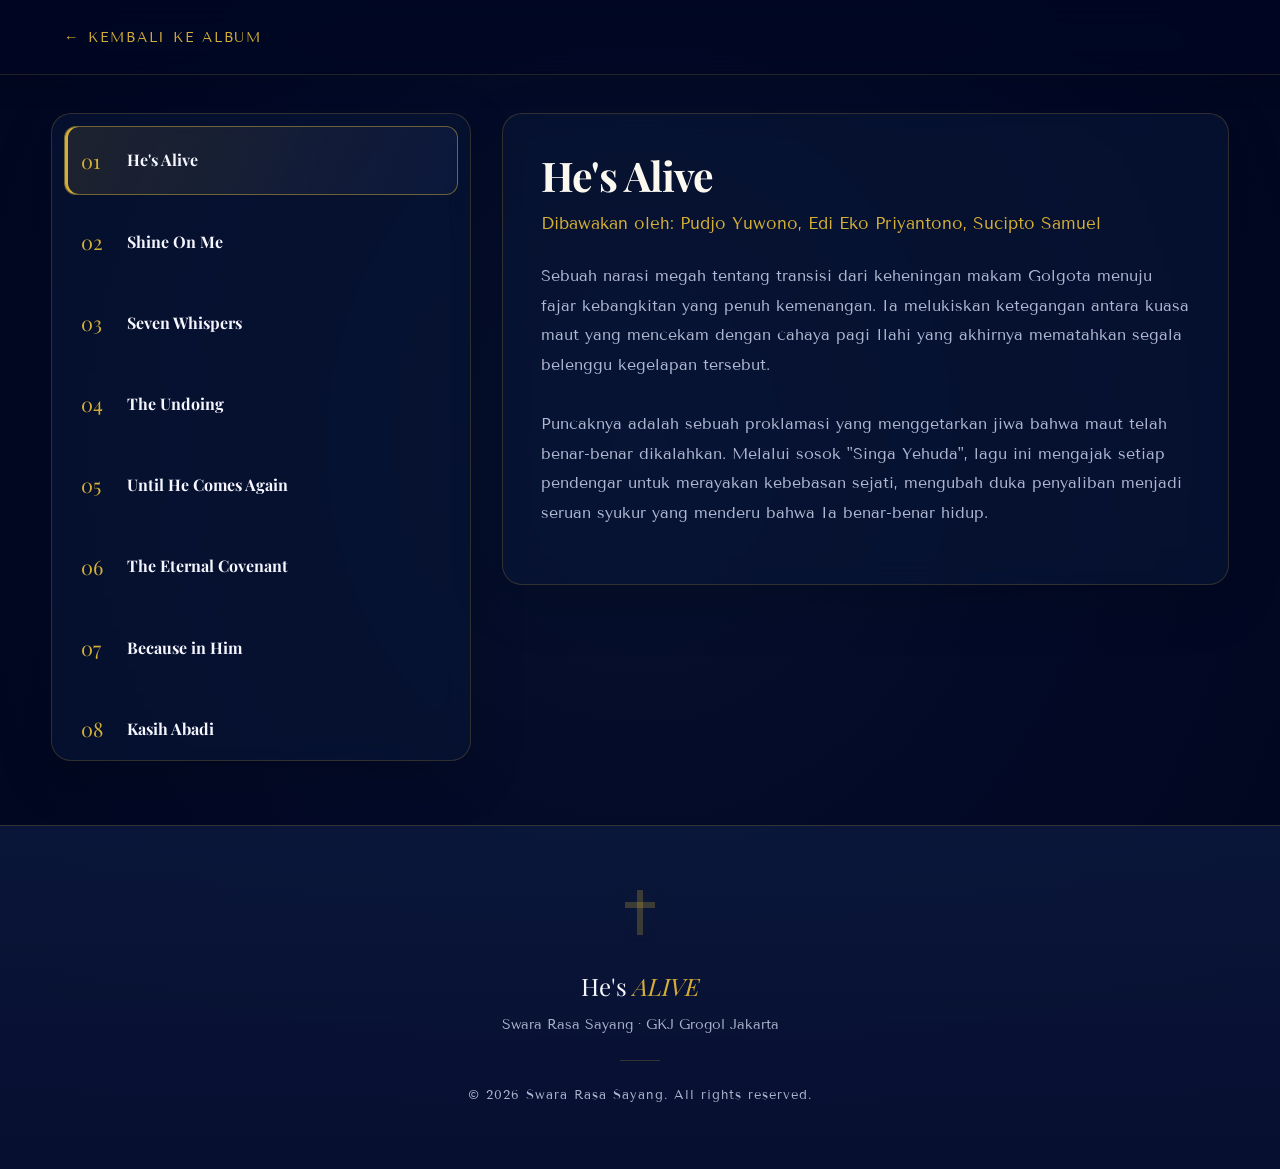
<file: trackdetail-no-images.html>
<!DOCTYPE html>

<html lang="id">

<head>

    <meta charset="UTF-8">

    <title>Track Detail — He's ALIVE</title>

    <meta name="viewport" content="width=device-width, initial-scale=1.0">

    <link rel="preconnect" href="https://fonts.googleapis.com">

    <link rel="preconnect" href="https://fonts.gstatic.com" crossorigin>

    <link href="https://fonts.googleapis.com/css2?family=Playfair+Display:ital,wght@0,400;0,500;0,700;0,900;1,400;1,700&family=Tenor+Sans&family=DM+Serif+Display:ital@0;1&display=swap" rel="stylesheet">

    <link rel="stylesheet" href="/hes-alive/style.css">

    <style>

        body.track-detail-page {

            --color-bg: #010736;

            --color-surface: rgba(13, 28, 66, .72);

            --color-surface-hover: rgba(34, 57, 111, .48);

            --color-text: #f7f8ff;

            --color-muted: rgba(224, 231, 255, .76);

            --color-gold: #d4af37;

            --color-border: rgba(212, 175, 55, .22);

            min-height: 100vh;

            background: radial-gradient(ellipse at 50% 38%, #07112e 0%, #030a27 44%, #01051d 100%);

        }

        body.track-detail-page .track-detail-nav {

            position: relative !important;

            inset: auto !important;

            z-index: 5;

            width: 100%;

            padding: 1.5rem clamp(1.25rem, 5vw, 5rem) !important;

            background: rgba(1, 7, 35, .62);

            border-bottom: 1px solid rgba(212, 175, 55, .16);

            backdrop-filter: blur(16px);

            -webkit-backdrop-filter: blur(16px);

        }

        body.track-detail-page .track-detail-nav a {

            display: inline-flex;

            align-items: center;

            gap: .5rem;

            color: var(--color-gold) !important;

            text-decoration: none;

            text-transform: uppercase;

            letter-spacing: .13em !important;

            font-size: .9rem;

            transition: color .2s ease, transform .2s ease;

        }

        body.track-detail-page .track-detail-nav a:hover { color: #f4d778 !important; transform: translateX(-3px); }

        body.track-detail-page .track-detail-section {

            width: 100%;

            max-width: 1500px;

            padding: clamp(1.5rem, 3vw, 3rem) clamp(1rem, 4vw, 4rem) 4rem !important;

            margin: 0 auto;

        }

        body.track-detail-page .track-container {

            display: grid;

            grid-template-columns: minmax(260px, .78fr) minmax(0, 1.35fr);

            gap: clamp(1rem, 2.4vw, 2.25rem);

            align-items: start;

        }

        body.track-detail-page .track-sidebar,

        body.track-detail-page .track-detail-box {

            min-width: 0;

            color: var(--color-text);

            background: rgba(10, 23, 56, .58);

            border: 1px solid rgba(212, 175, 55, .2);

            border-radius: 20px;

            box-shadow: 0 18px 55px rgba(0, 0, 0, .16);

            backdrop-filter: blur(14px);

            -webkit-backdrop-filter: blur(14px);

        }

        body.track-detail-page .track-sidebar {

            position: sticky;

            top: 1.25rem;

            max-height: min(72vh, 720px);

            overflow-y: auto;

            padding: .75rem;

            scrollbar-width: thin;

            scrollbar-color: rgba(212, 175, 55, .55) rgba(1, 7, 35, .45);

        }

        body.track-detail-page .track-sidebar::-webkit-scrollbar { width: 7px; }

        body.track-detail-page .track-sidebar::-webkit-scrollbar-track { background: rgba(1, 7, 35, .45); border-radius: 10px; }

        body.track-detail-page .track-sidebar::-webkit-scrollbar-thumb { background: rgba(212, 175, 55, .5); border-radius: 10px; }

        body.track-detail-page .track-box {

            display: flex;

            align-items: center;

            gap: 1rem;

            padding: 1.1rem 1rem;

            border: 1px solid transparent;

            border-radius: 12px;

            cursor: pointer;

            transition: all .25s ease;

        }

        body.track-detail-page .track-box h3 {

            margin: 0;

            color: #f5f6ff;

            font-family: 'Playfair Display', Georgia, serif;

            font-size: clamp(1rem, 1.15vw, 1.2rem);

            line-height: 1.4;

        }

        body.track-detail-page .track-box.active {

            background: linear-gradient(110deg, rgba(212, 175, 55, .12), rgba(34, 57, 111, .18));

            border-color: rgba(212, 175, 55, .48);

        }

        body.track-detail-page .track-box:hover { background: rgba(34, 57, 111, .32); }

        body.track-detail-page .track-detail-box {

            padding: clamp(1.25rem, 3vw, 2.5rem);

            overflow: hidden;

            transition: opacity .3s ease;

        }

        body.track-detail-page .track-detail-box h2 {

            margin: 0 0 .5rem;

            color: #fbf8ef;

            font-family: 'Playfair Display', Georgia, serif;

            font-size: clamp(2rem, 3.2vw, 3.25rem);

            line-height: 1.15;

            letter-spacing: -.025em;

        }

        body.track-detail-page .dt-artist {

            margin: .7rem 0 1.5rem;

            color: var(--color-gold);

            font-size: clamp(1rem, 1.3vw, 1.2rem);

        }

        body.track-detail-page .dt-content { color: rgba(224, 231, 255, .78); line-height: 1.85; font-size: 1rem; }

        body.track-detail-page .dt-content p { margin-bottom: 1.1rem; }
@media (max-width: 900px) {

            body.track-detail-page .track-container { grid-template-columns: 1fr; }

            body.track-detail-page .track-sidebar { position: static; max-height: 260px; }

            body.track-detail-page .track-detail-section { padding-top: 1.5rem !important; }

        }

        @media (max-width: 600px) {

            body.track-detail-page .track-detail-nav { padding: 1.1rem 1rem !important; }

            body.track-detail-page .track-detail-nav a { font-size: .76rem; letter-spacing: .09em !important; }

            body.track-detail-page .track-detail-box { padding: 1.1rem; border-radius: 15px; }
body.track-detail-page .track-box { padding: .85rem .75rem; }

        }

    </style>

</head>

<body class="track-detail-page">

    <nav class="track-detail-nav">

        <a id="nav-back-link" href="index.html#tracks">

            &larr; <span id="nav-back-text">Kembali ke Album</span>

        </a>

    </nav>

    <section class="tracks track-detail-section">

      <div class="track-container">

        <div class="track-sidebar" id="track-sidebar">

          *<!-- Rendered dynamically by JS -->*

        </div>

        <div class="track-detail-box" id="detail-box">

          <h2 id="dt-title"></h2>

          <p class="dt-artist">

            <span id="dt-label">Dibawakan oleh:</span>&#x20;

            <span id="dt-artist"></span>

          </p>

          <div class="dt-content">

            <p id="dt-desc"></p>

          </div>

        </div>

      </div>

    </section>

    <footer class="footer">

      <div class="footer-cross">

        <svg viewBox="0 0 40 60" fill="none" xmlns="http://www.w3.org/2000/svg">

          <rect x="16" y="0" width="8" height="60" fill="currentColor" opacity=".25"/>

          <rect x="0" y="16" width="40" height="8" fill="currentColor" opacity=".25"/>

        </svg>

      </div>

      <p class="footer-title">He's <em>ALIVE</em></p>

      <p class="footer-sub">Swara Rasa Sayang · GKJ Grogol Jakarta</p>

      <div class="footer-divider"></div>

      <p class="footer-copy">&copy; 2026 Swara Rasa Sayang. All rights reserved.</p>

    </footer>

    <script>

    const tracksId = [

        {

            title: "He's Alive",

            artist: "Pudjo Yuwono, Edi Eko Priyantono, Sucipto Samuel",

            folder: "rs",

            description: "Sebuah narasi megah tentang transisi dari keheningan makam Golgota menuju fajar kebangkitan yang penuh kemenangan. Ia melukiskan ketegangan antara kuasa maut yang mencekam dengan cahaya pagi Ilahi yang akhirnya mematahkan segala belenggu kegelapan tersebut.<br><br>Puncaknya adalah sebuah proklamasi yang menggetarkan jiwa bahwa maut telah benar-benar dikalahkan. Melalui sosok \"Singa Yehuda\", lagu ini mengajak setiap pendengar untuk merayakan kebebasan sejati, mengubah duka penyaliban menjadi seruan syukur yang menderu bahwa Ia benar-benar hidup."

        },

        {

            title: "Shine On Me",

            artist: "Frando Gaspersz",

            folder: null,

            description: "Sebuah doa reflektif yang lahir dari kejujuran mendalam akan ketidakpastian hari esok dan rapuhnya langkah manusia. Di tengah dunia yang sering kali diselimuti kabut keraguan, lagu ini menjadi permohonan tulus agar Sang Cahaya berkenan membimbing setiap langkah yang gamang.<br><br>Ini adalah kidung penyerahan diri total, di mana segala ambisi dan rencana pribadi dilepaskan ke dalam tangan-Nya. Cahaya yang diminta bukanlah sekadar penunjuk jalan, melainkan kehadiran Ilahi yang memberikan kepastian, harapan, serta kedamaian di tengah badai kehidupan yang tak terduga."

        },

        {

            title: "Seven Whispers",

            artist: "Andreas Pamungkas, Rusmini Ekowati",

            folder: "duocampuran",

            description: "Refleksi mendalam yang menyusuri tujuh perkataan terakhir Kristus saat berada di atas kayu salib. Lagu ini membisikkan kebenaran besar di balik penderitaan fisik yang menyayat, menciptakan kontras antara kesakitan manusiawi dengan kasih Ilahi yang melampaui logika.<br><br>Mulai dari pengampunan bagi musuh hingga seruan \"Sudah Selesai\", setiap bisikan ini adalah bukti nyata ketaatan-Nya. Ini bukan sekadar kidung tentang kematian, melainkan kesaksian akan karya penebusan yang sempurna, di mana kegelapan di Golgota justru menjadi latar bagi cinta yang kekal."

        },

        {

            title: "The Undoing",

            artist: "VG. Noni Deli",

            folder: "nd",

            description: "\"The Undoing\" adalah mahakarya yang menyelami makna pengosongan diri Ilahi, berakar dari pesona lirik Filipi 2:6-8. Lagu ini menarasikan kisah cinta yang tak tertandingi saat Sang Pencipta yang bertahta dalam kemuliaan abadi, menatap penderitaan umat manusia dengan belas kasih yang utuh dan memutuskan melepaskan genggaman-Nya atas surga.<br><br>Liriknya membawa kita menyusuri puncak pengorbanan yang tak kenal mundur, di mana tangan yang membentuk gunung kini membiarkan diri-Nya tertembus paku dan duri. Meskipun dunia melihat peristiwa penyaliban sebagai kehancuran, lagu ini menyingkapkan bahwa kerendahan hati-Nya adalah jalan bagi keselamatan umat manusia yang mengubah duka menjadi kemenangan kekal."

        },

        {

            title: "Until He Comes Again",

            artist: "Christiania Manurung, Isabel Manurung",

            folder: "manurung",

            description: "Kidung kontemplatif yang membawa pendengar masuk ke dalam kesakralan Perjamuan Kudus untuk mengingat kembali tubuh yang terpecah dan darah yang tercurah sebagai meterai perjanjian baru. Lagu ini merupakan proklamasi iman yang sangat khidmat dalam mengenang pengorbanan agung tersebut.<br><br>Di setiap baitnya, terdapat urgensi harapan akan kedatangan-Nya yang kedua kali sebagai puncak janji Ilahi. Kita diingatkan bahwa penderitaan dunia ini hanyalah sementara, dan setiap kali kita mengenang pengorbanan-Nya, kita sedang memberitakan kebenaran bahwa Ia hidup dan akan kembali untuk menjemput umat-Nya."

        },

        {

            title: "The Eternal Covenant",

            artist: "Pdt. Agustinus Setiawidi",

            folder: "om-agus",

            description: "Pernyataan iman yang megah tentang janji kasih Allah yang tak terbatas kepada umat-Nya sepanjang zaman. Lagu ini membawa kita menelusuri alur penyelamatan, dari penyaliban di Golgota hingga kemenangan kebangkitan yang membelah tabir pemisah antara manusia dan Sang Pencipta.<br><br>Ini adalah kidung tentang anugerah yang cuma-cuma, sebuah janji kekal bahwa keselamatan bukanlah hasil usaha manusia melainkan hadiah dari kasih Allah. Melalui lagu ini, kita diajak merayakan kebebasan dari hutang dosa dan akses langsung untuk hidup dalam persekutuan yang intim bersama Tuhan."

        },

        {

            title: "Because in Him",

            artist: "Inggrid Natalia",

            folder: null,

            description: "Sebuah gubahan spiritual yang merayakan identitas baru sebagai anak-anak Allah yang dikasihi. Terinspirasi dari kedalaman surat Efesus, lagu ini menekankan bahwa keberadaan kita yang kudus dan tak bercela bukanlah karena kekuatan diri, melainkan karena posisi kita yang berada \"di dalam Dia\".<br><br>Anthem yang penuh sukacita ini merayakan pemilihan Ilahi yang telah dirancang bahkan sebelum dunia diciptakan. Lagu ini menjadi pengingat bagi setiap jiwa bahwa kekayaan rohani yang sejati telah diberikan kepada kita, menjamin status kita sebagai keluarga Ilahi untuk selamanya."

        },

        {

            title: "Kasih Abadi",

            artist: "PS. Rasa Sayang",

            folder: "rs",

            description: "Karya yang sarat akan narasi emosional tentang perjalanan kasih Allah yang menembus pekatnya kegelapan dunia. Lagu ini melukiskan kontras tajam antara hati manusia yang membeku oleh belenggu dosa dengan kasih surga yang datang menghampiri sebagai janji mulia.<br><br>Inti dari kidung ini adalah pengorbanan di kayu yang kelam, di mana darah suci dicurahkan untuk menebus setiap jiwa yang sesat. Dengan dinamika yang berkembang dari reflektif menuju kemenangan, lagu ini merayakan kemuliaan Anak Domba Allah yang telah mengalahkan maut dan memberikan hidup baru yang tak berkesudahan."

        },

        {

            title: "Sebab di Dalam Dia",

            artist: "VG. Haleluya",

            folder: "haleluya",

            description: "Doksologi agung atas segala berkat rohani yang dicurahkan secara melimpah dalam Kristus. Lagu ini menggali makna terdalam dari rancangan Allah yang matang, bahwa keselamatan bukanlah sebuah kebetulan melainkan rencana agung sejak sebelum dunia dijadikan.<br><br>Nuansa yang megah dan penuh syukur ini mengajak kita merenungkan perubahan status spiritual, dari mereka yang terasing menjadi anak-anak-Nya. Melalui melodi yang kontemplatif namun kuat, lagu ini menjadi proklamasi bahwa segala kemuliaan patut dipanjatkan kepada Dia yang telah memberikan berkat rohani kekal bagi umat-Nya."

        },

        {

            title: "You Make Me Strong",

            artist: "Frando Gasperz",

            folder: "trio",

            description: "Kesaksian personal tentang bagaimana iman menjadi jangkar yang kokoh di tengah badai kehidupan. Lagu ini menggambarkan proses perubahan, di mana kelemahan manusiawi justru menjadi ruang bagi kekuatan Ilahi untuk bekerja secara sempurna.<br><br>Melalui lirik yang jujur dan menyentuh, lagu ini mengisahkan tentang ketegaran yang lahir dari penyerahan diri sepenuhnya. Setiap bait adalah bukti bahwa kekuatan untuk terus melangkah bukan berasal dari otot manusia, melainkan dari kehadiran-Nya yang meneguhkan kita untuk tetap berdiri tegak."

        }

    ];

    const tracksEn = [

        {

            title: "He's Alive",

            artist: "Pudjo Yuwono, Edi Eko Priyantono, Sucipto Samuel",

            folder: "rs",

            description: "A grand narrative about the transition from the silence of the Golgotha tomb to the triumphant dawn of resurrection. It depicts the tension between the oppressive power of death and the Divine morning light that finally breaks every chain of darkness.<br><br>Its climax is a soul-stirring proclamation that death has truly been defeated. Through the image of the 'Lion of Judah,' this song invites every listener to celebrate true freedom — transforming the grief of the crucifixion into a thundering cry of gratitude that He is truly alive."

        },

        {

            title: "Shine On Me",

            artist: "Frando Gaspersz",

            folder: null,

            description: "A reflective prayer born from deep honesty about the uncertainty of tomorrow and the fragility of human steps. In a world often shrouded in clouds of doubt, this song becomes a sincere plea for the Light to guide every hesitant step forward.<br><br>It is a song of total surrender, where all personal ambitions and plans are released into His hands. The light sought is not merely a guide, but a Divine presence that grants certainty, hope, and peace amid the unpredictable storms of life."

        },

        {

            title: "Seven Whispers",

            artist: "Andreas Pamungkas, Rusmini Ekowati",

            folder: "duocampuran",

            description: "A deep reflection tracing the seven last words of Christ spoken from the cross. This song whispers great truths behind the harrowing physical suffering, creating a contrast between human pain and Divine love that surpasses all logic.<br><br>From forgiveness for enemies to the cry of 'It Is Finished,' each whisper is tangible proof of His obedience. This is not merely a song about death, but a testimony of perfect redemption — where the darkness of Golgotha becomes the very backdrop for eternal love."

        },

        {

            title: "The Undoing",

            artist: "VG. Noni Deli",

            folder: "nd",

            description: "\"The Undoing\" is a masterpiece that explores the meaning of Divine self-emptying, rooted in the beauty of Philippians 2:6-8. It narrates an unparalleled love story: the Creator, enthroned in eternal glory, gazes upon human suffering with complete compassion and decides to release His grasp on heaven.<br><br>Its lyrics take us through the pinnacle of an unwavering sacrifice, where the hands that formed mountains now allow themselves to be pierced by nails and thorns. Though the world saw the crucifixion as destruction, this song reveals that His humility was the path to salvation — transforming grief into eternal victory."

        },

        {

            title: "Until He Comes Again",

            artist: "Christiania Manurung, Isabel Manurung",

            folder: "manurung",

            description: "A contemplative hymn that draws listeners into the sacredness of the Lord's Supper — remembering the broken body and shed blood as the seal of the new covenant. This song is a deeply solemn proclamation of faith in remembrance of that great sacrifice.<br><br>In every verse there is an urgent hope for His second coming as the fulfillment of Divine promise. We are reminded that the suffering of this world is only temporary, and every time we remember His sacrifice, we proclaim the truth that He lives and will return to receive His people."

        },

        {

            title: "The Eternal Covenant",

            artist: "Pdt. Agustinus Setiawidi",

            folder: "om-agus",

            description: "A grand declaration of faith about God's boundless promise of love to His people throughout all ages. This song takes us through the arc of salvation — from the crucifixion at Golgotha to the victory of resurrection that tears the veil separating humanity from the Creator.<br><br>This is a song about free grace: an eternal promise that salvation is not the result of human effort, but a gift of God's love. Through this song, we are invited to celebrate freedom from the debt of sin and direct access to living in intimate fellowship with the Lord."

        },

        {

            title: "Because in Him",

            artist: "Inggrid Natalia",

            folder: null,

            description: "A spiritual composition celebrating the new identity as beloved children of God. Inspired by the depths of the letter to the Ephesians, this song emphasizes that our holy and blameless existence is not because of our own strength, but because of our position 'in Him.'<br><br>This joy-filled anthem celebrates the Divine election designed even before the world was created. The song serves as a reminder to every soul that true spiritual wealth has been given to us — guaranteeing our status as God's family forever."

        },

        {

            title: "Kasih Abadi",

            artist: "PS. Rasa Sayang",

            folder: "rs",

            description: "A work rich with emotional narrative about God's love that pierces the deep darkness of the world. The song paints a sharp contrast between the human heart frozen by the chains of sin and the heavenly love that comes as a glorious promise.<br><br>The core of this hymn is the sacrifice on the dark wood, where holy blood is shed to redeem every lost soul. With dynamics that grow from reflective to triumphant, this song celebrates the glory of the Lamb of God who has defeated death and given new, unending life."

        },

        {

            title: "Sebab di Dalam Dia",

            artist: "VG. Haleluya",

            folder: "haleluya",

            description: "A grand doxology for all the spiritual blessings poured out abundantly in Christ. This song delves into the deepest meaning of God's deliberate plan — that salvation was not an accident but a grand design since before the world was made.<br><br>The majestic and grateful tone invites us to contemplate a spiritual status transformation: from those who were alienated to beloved children of God. Through a melody that is contemplative yet powerful, this song becomes a proclamation that all glory is rightly offered to Him who has bestowed eternal spiritual blessings upon His people."

        },

        {

            title: "You Make Me Strong",

            artist: "Frando Gasperz",

            folder: "trio",

            description: "A personal testimony about how faith becomes a strong anchor amidst the storms of life. This song depicts a process of transformation — where human weakness becomes the very space for Divine strength to work perfectly.<br><br>Through honest and touching lyrics, this song tells of a steadfastness born from total surrender. Every verse is proof that the strength to keep moving forward does not come from human muscle, but from His presence that strengthens us to stand firm."

        }

    ];

const urlParams = new URLSearchParams(window.location.search);

    const currentLang = urlParams.get('lang') === 'en' ? 'en' : 'id';

    let currentId = parseInt(urlParams.get('id') || '0', 10);

    const trackData = currentLang === 'en' ? tracksEn : tracksId;

    if (isNaN(currentId) || currentId < 0 || currentId >= trackData.length) {

        currentId = 0;

    }

    // Setup navigation back link

    const navBackLink = document.getElementById('nav-back-link');

    const navBackText = document.getElementById('nav-back-text');

    if (currentLang === 'en') {

        navBackLink.href = '/hes-alive/index-en.html#tracks';

        navBackText.textContent = 'Back to Album';

        document.getElementById('dt-label').textContent = 'Performed by:';

    } else {

        navBackLink.href = '/hes-alive/index.html#tracks';

        navBackText.textContent = 'Kembali ke Album';

        document.getElementById('dt-label').textContent = 'Dibawakan oleh:';

    }

    // Build sidebar

    const sidebar = document.getElementById('track-sidebar');

    sidebar.innerHTML = '';

    trackData.forEach((t, idx) => {

        const box = document.createElement('div');

        box.className = `track-box ${idx === currentId ? 'active' : ''}`;

        box.setAttribute('data-id', idx);

        box.onclick = () => changeTrack(idx, box);

        box.innerHTML = `

            <span class="track-num">${String(idx + 1).padStart(2, '0')}</span>

            <div class="track-info">

                <h3>${t.title}</h3>

            </div>

        `;

        sidebar.appendChild(box);

    });

    function renderTrack(index) {

        const track = trackData[index];

        document.title = `${track.title} — Track Detail`;

        document.getElementById('dt-title').textContent = track.title;

        document.getElementById('dt-artist').textContent = track.artist;

        document.getElementById('dt-desc').innerHTML = track.description;

    }

    function changeTrack(index, element) {

        const allBoxes = document.querySelectorAll('.track-box');

        allBoxes.forEach(box => box.classList.remove('active'));

        if (element) {

            element.classList.add('active');

        } else {

            const target = document.querySelector(`.track-box[data-id="${index}"]`);

            if (target) target.classList.add('active');

        }

        const detailBox = document.getElementById('detail-box');

        detailBox.style.opacity = '0.3';

        setTimeout(() => {

            renderTrack(index);

            const langParam = currentLang === 'en' ? '&lang=en' : '';

            window.history.replaceState(null, '', `?id=${index}${langParam}`);

            detailBox.style.opacity = '1';

        }, 250);

    }

    // Initial render

    renderTrack(currentId);

    </script>

</body>

</html>
</file>
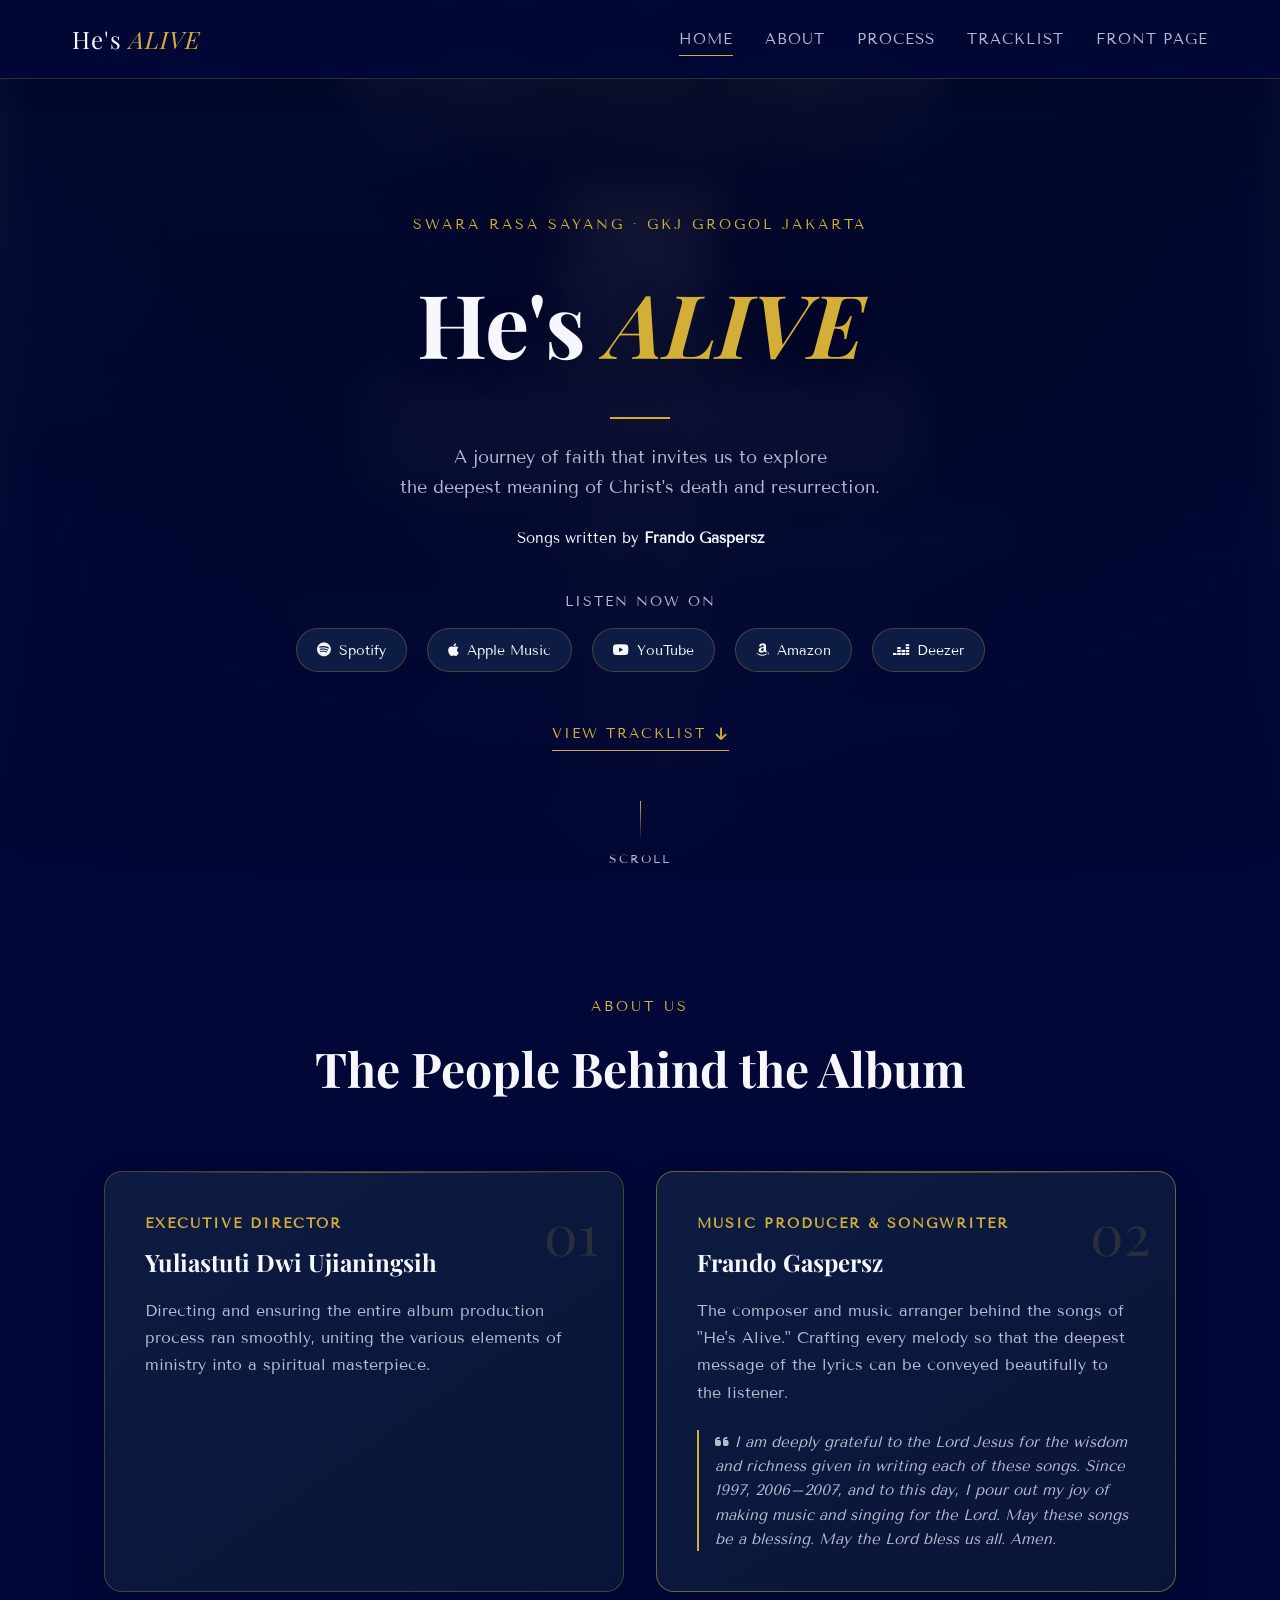
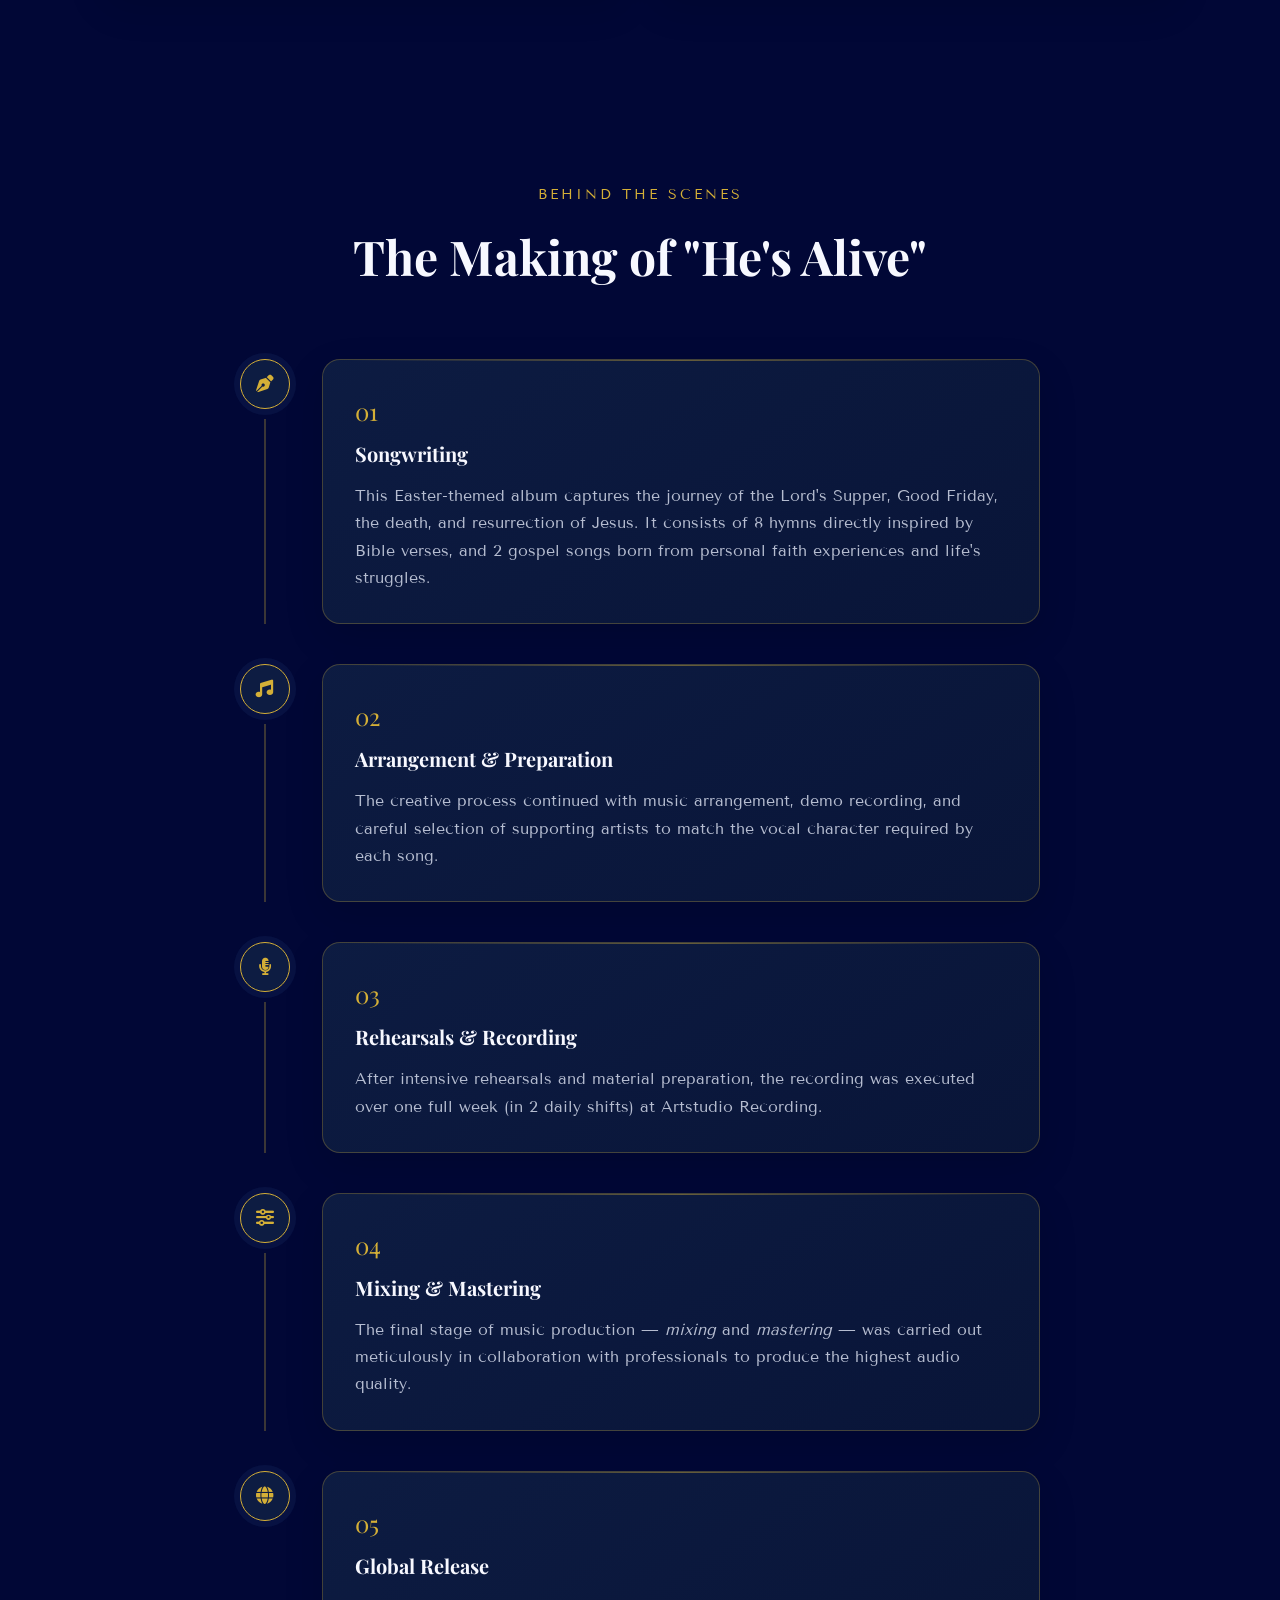
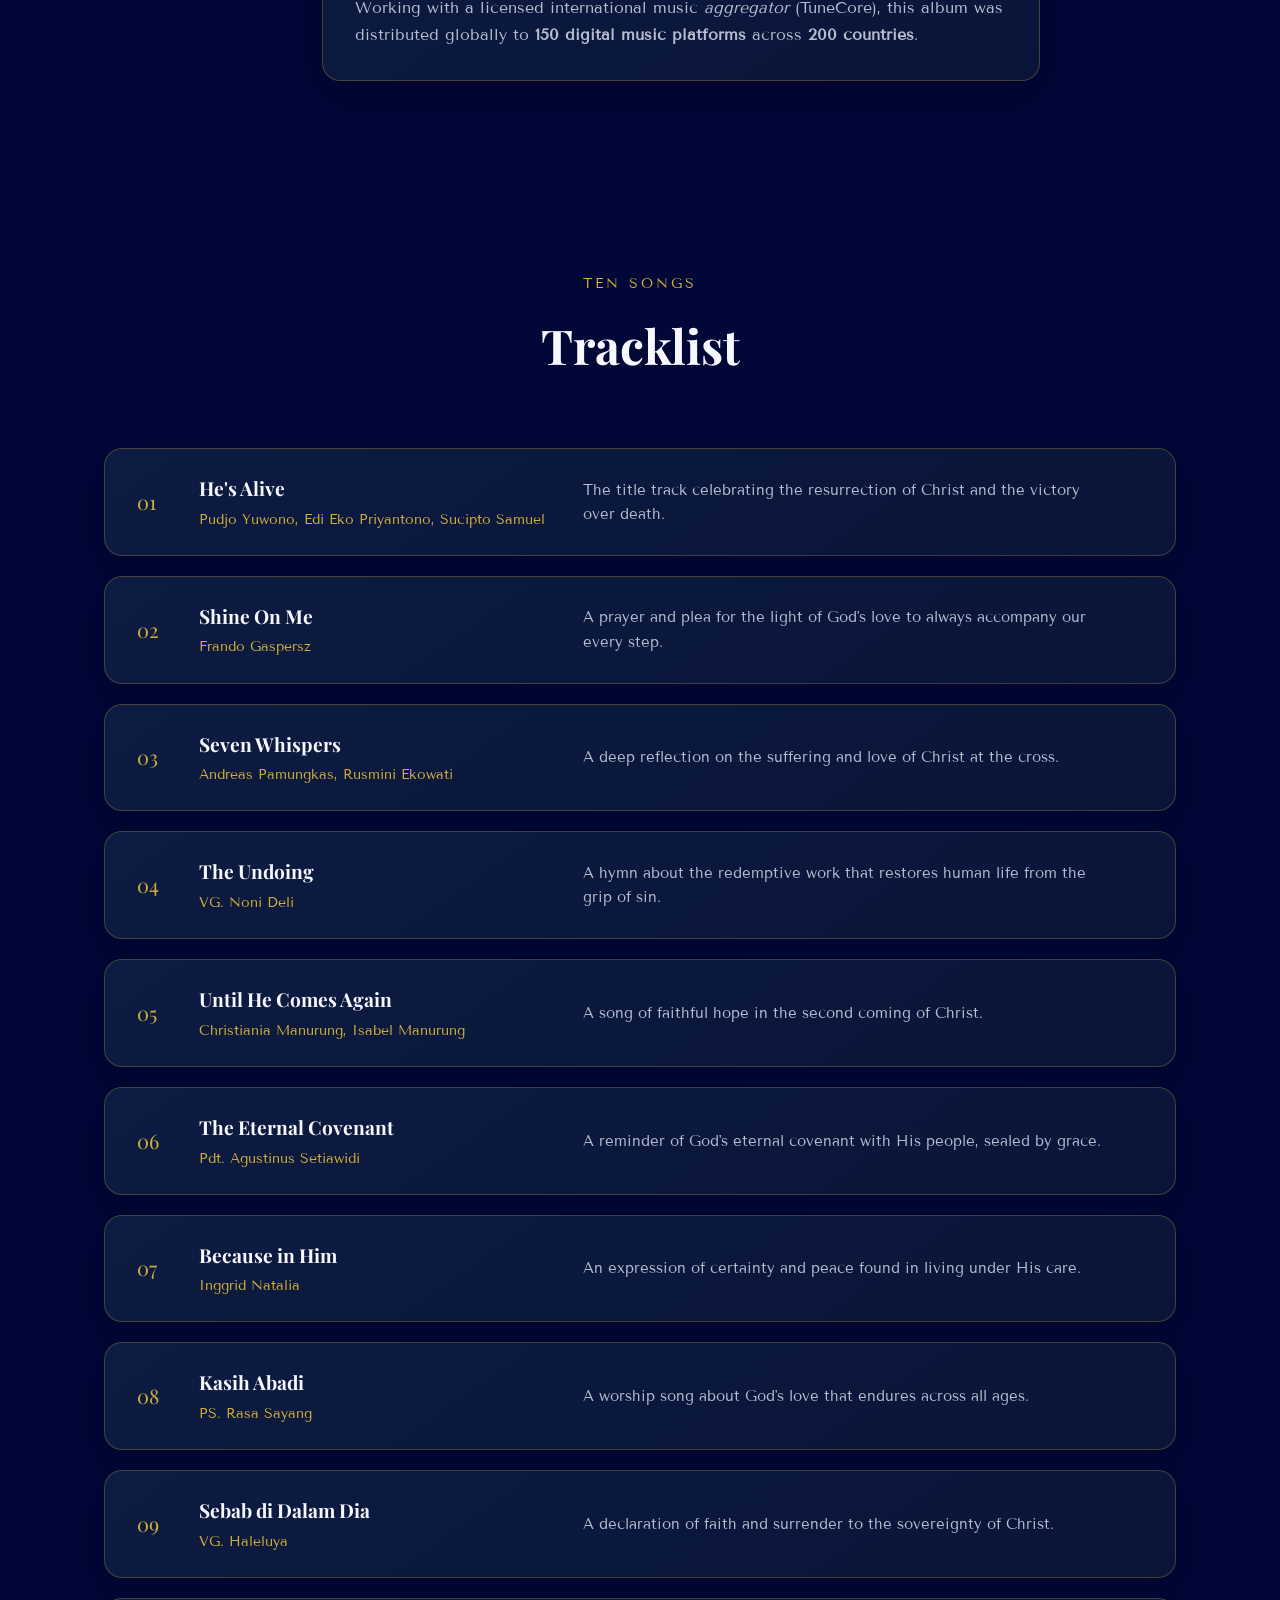
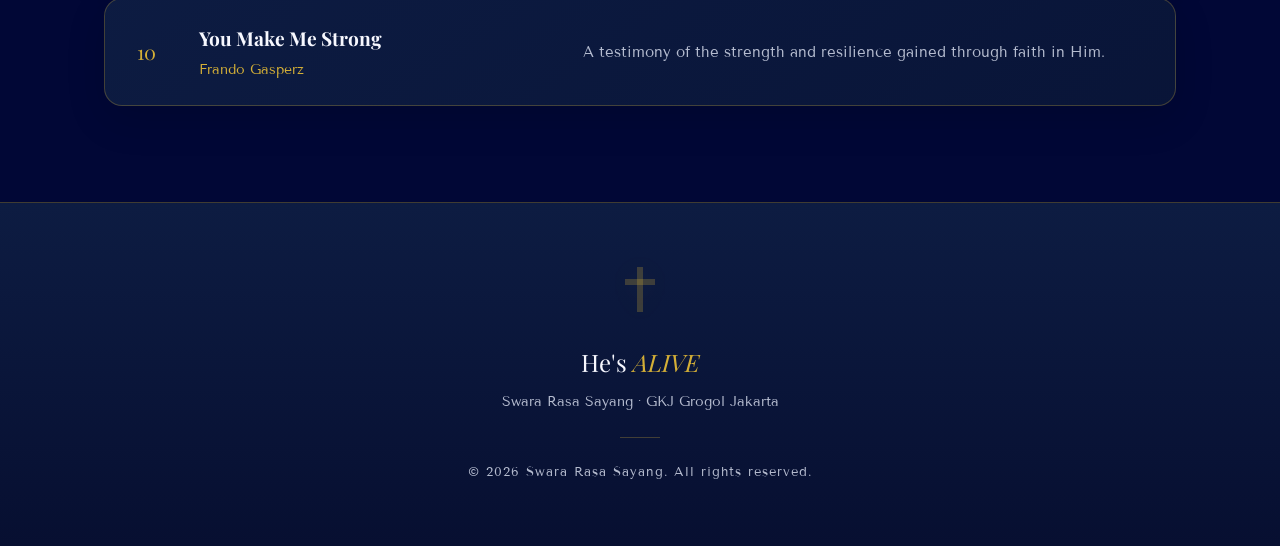
<file: hes-alive/index-en.html>
<!DOCTYPE html>
<html lang="en">
<head>
<meta charset="UTF-8">
<meta name="viewport" content="width=device-width, initial-scale=1.0">
<title>He's ALIVE — Swara Rasa Sayang</title>
<link rel="preconnect" href="https://fonts.googleapis.com">
<link rel="preconnect" href="https://fonts.gstatic.com" crossorigin>
<link href="https://fonts.googleapis.com/css2?family=Playfair+Display:ital,wght@0,400;0,500;0,700;0,900;1,400;1,700&family=Tenor+Sans&family=DM+Serif+Display:ital@0;1&display=swap" rel="stylesheet">
<link rel="stylesheet" href="https://cdnjs.cloudflare.com/ajax/libs/font-awesome/6.5.0/css/all.min.css">
<link rel="stylesheet" href="/hes-alive/style.css">
</head>
<body>

<canvas id="particles"></canvas>

<nav id="nav">
  <div class="nav-inner">
    <div class="nav-logo">He's <em>ALIVE</em></div>
    <ul class="nav-links">
      <li><a href="#hero">Home</a></li>
      <li><a href="#about">About</a></li>
      <li><a href="#process">Process</a></li>
      <li><a href="#tracks">Tracklist</a></li>
      <li><a href="/en/index.html">Front Page</a></li>
    </ul>
    <button class="burger" id="burger" aria-label="Menu">
      <span></span><span></span><span></span>
    </button>
  </div>
  <div class="mobile-menu" id="mobileMenu">
    <a href="#hero" onclick="closeMobile()">Home</a>
    <a href="#about" onclick="closeMobile()">About</a>
    <a href="#process" onclick="closeMobile()">Process</a>
    <a href="#tracks" onclick="closeMobile()">Tracklist</a>
    <a href="/en/index.html" onclick="closeMobile()">Front Page</a>
  </div>
</nav>

<!-- ─── HERO ──────────────────────────────────────────────── -->
<section id="hero" class="hero">
  <div class="hero-bg">
    <div class="hero-img-wrap">
      <img src="/hes-alive/assets/he's-alive.jpeg" alt="He's Alive Album Cover" class="hero-album">
      <div class="hero-img-glow"></div>
    </div>
    <div class="hero-veil"></div>
  </div>
  <div class="hero-content reveal-up">
    <p class="hero-eyebrow">Swara Rasa Sayang · GKJ Grogol Jakarta</p>
    <h1 class="hero-title">He's <em>ALIVE</em></h1>
    <div class="hero-divider"></div>
    <p class="hero-tagline">A journey of faith that invites us to explore<br>the deepest meaning of Christ's death and resurrection.</p>
    <p class="hero-byline">Songs written by <strong>Frando Gaspersz</strong></p>
    <div class="platforms">
      <p class="platforms-label">Listen Now On</p>
      <div class="platforms-icons">
        <a href="https://open.spotify.com/album/6aHKjq5YmKfVzvjdG1QlR4?si=Mvs89mn6SMSRfUvpcy6wwg" target="_blank" title="Spotify" class="plat-link plat-spotify"><i class="fa-brands fa-spotify"></i><span>Spotify</span></a>
        <a href="https://music.apple.com/us/album/hes-alive/1886730768" target="_blank" title="Apple Music" class="plat-link plat-apple"><i class="fa-brands fa-apple"></i><span>Apple Music</span></a>
        <a href="https://music.youtube.com/@swararasasayang?si=1Fk_gPtTHN9pFb7y" target="_blank" title="YouTube Music" class="plat-link plat-youtube"><i class="fa-brands fa-youtube"></i><span>YouTube</span></a>
        <a href="https://music.amazon.co.jp/albums/B0GTBJQLRQ" target="_blank" title="Amazon Music" class="plat-link plat-amazon"><i class="fa-brands fa-amazon"></i><span>Amazon</span></a>
        <a href="https://link.deezer.com/s/33puS4jqYY6a1vL4Qr0iN" target="_blank" title="Deezer" class="plat-link plat-deezer"><i class="fa-brands fa-deezer"></i><span>Deezer</span></a>
      </div>
    </div>
    <a href="#tracks" class="hero-cta">View Tracklist <i class="fa-solid fa-arrow-down"></i></a>
  </div>
  <div class="scroll-hint">
    <div class="scroll-line"></div>
    <span>scroll</span>
  </div>
</section>

<!-- ─── ABOUT ─────────────────────────────────────────────── -->
<section id="about" class="about">
  <div class="section-header reveal-up">
    <p class="section-eyebrow">About Us</p>
    <h2 class="section-title">The People Behind the Album</h2>
  </div>
  <div class="about-grid">

    <div class="about-card reveal-left">
      <div class="about-card-num">01</div>
      <div class="about-card-body">
        <h3>Executive Director</h3>
        <h4>Yuliastuti Dwi Ujianingsih</h4>
        <p>Directing and ensuring the entire album production process ran smoothly, uniting the various elements of ministry into a spiritual masterpiece.</p>
      </div>
    </div>

    <div class="about-card about-card--featured reveal-right">
      <div class="about-card-num">02</div>
      <div class="about-card-body">
        <h3>Music Producer &amp; Songwriter</h3>
        <h4>Frando Gaspersz</h4>
        <p>The composer and music arranger behind the songs of "He's Alive." Crafting every melody so that the deepest message of the lyrics can be conveyed beautifully to the listener.</p>
        <blockquote>
          <i class="fa-solid fa-quote-left"></i>
          I am deeply grateful to the Lord Jesus for the wisdom and richness given in writing each of these songs. Since 1997, 2006–2007, and to this day, I pour out my joy of making music and singing for the Lord. May these songs be a blessing. May the Lord bless us all. Amen.
        </blockquote>
      </div>
    </div>

  </div>
</section>

<!-- ─── PROCESS ───────────────────────────────────────────── -->
<section id="process" class="process">
  <div class="section-header reveal-up">
    <p class="section-eyebrow">Behind the Scenes</p>
    <h2 class="section-title">The Making of "He's Alive"</h2>
  </div>
  <div class="process-timeline">

    <div class="timeline-item reveal-up" style="--d:.1s">
      <div class="timeline-step">
        <div class="timeline-icon"><i class="fa-solid fa-pen-nib"></i></div>
        <div class="timeline-line"></div>
      </div>
      <div class="timeline-body">
        <span class="timeline-num">01</span>
        <h3>Songwriting</h3>
        <p>This Easter-themed album captures the journey of the Lord's Supper, Good Friday, the death, and resurrection of Jesus. It consists of 8 hymns directly inspired by Bible verses, and 2 gospel songs born from personal faith experiences and life's struggles.</p>
      </div>
    </div>

    <div class="timeline-item reveal-up" style="--d:.2s">
      <div class="timeline-step">
        <div class="timeline-icon"><i class="fa-solid fa-music"></i></div>
        <div class="timeline-line"></div>
      </div>
      <div class="timeline-body">
        <span class="timeline-num">02</span>
        <h3>Arrangement &amp; Preparation</h3>
        <p>The creative process continued with music arrangement, demo recording, and careful selection of supporting artists to match the vocal character required by each song.</p>
      </div>
    </div>

    <div class="timeline-item reveal-up" style="--d:.3s">
      <div class="timeline-step">
        <div class="timeline-icon"><i class="fa-solid fa-microphone-lines"></i></div>
        <div class="timeline-line"></div>
      </div>
      <div class="timeline-body">
        <span class="timeline-num">03</span>
        <h3>Rehearsals &amp; Recording</h3>
        <p>After intensive rehearsals and material preparation, the recording was executed over one full week (in 2 daily shifts) at Artstudio Recording.</p>
      </div>
    </div>

    <div class="timeline-item reveal-up" style="--d:.4s">
      <div class="timeline-step">
        <div class="timeline-icon"><i class="fa-solid fa-sliders"></i></div>
        <div class="timeline-line"></div>
      </div>
      <div class="timeline-body">
        <span class="timeline-num">04</span>
        <h3>Mixing &amp; Mastering</h3>
        <p>The final stage of music production — <em>mixing</em> and <em>mastering</em> — was carried out meticulously in collaboration with professionals to produce the highest audio quality.</p>
      </div>
    </div>

    <div class="timeline-item reveal-up" style="--d:.5s">
      <div class="timeline-step">
        <div class="timeline-icon"><i class="fa-solid fa-globe"></i></div>
        <div class="timeline-line last"></div>
      </div>
      <div class="timeline-body">
        <span class="timeline-num">05</span>
        <h3>Global Release</h3>
        <p>Working with a licensed international music <em>aggregator</em> (TuneCore), this album was distributed globally to <strong>150 digital music platforms</strong> across <strong>200 countries</strong>.</p>
      </div>
    </div>

  </div>
</section>

<!-- ─── TRACKLIST ─────────────────────────────────────────── -->
<section id="tracks" class="tracks">
  <div class="section-header reveal-up">
    <p class="section-eyebrow">Ten Songs</p>
    <h2 class="section-title">Tracklist</h2>
  </div>
  
  <div class="track-list">
    <a href="/hes-alive/trackdetail.html?id=0&lang=en" class="track-item reveal-up" style="--d:0s; text-decoration: none; color: inherit;">
      <span class="track-num">01</span>
      <div class="track-info">
        <h3>He's Alive</h3>
        <p class="track-artist">Pudjo Yuwono, Edi Eko Priyantono, Sucipto Samuel</p>
      </div>
      <p class="track-desc">The title track celebrating the resurrection of Christ and the victory over death.</p>
      <div class="track-bar"></div>
    </a>

    <a href="/hes-alive/trackdetail.html?id=1&lang=en" class="track-item reveal-up" style="--d:0.06s; text-decoration: none; color: inherit;">
      <span class="track-num">02</span>
      <div class="track-info">
        <h3>Shine On Me</h3>
        <p class="track-artist">Frando Gaspersz</p>
      </div>
      <p class="track-desc">A prayer and plea for the light of God's love to always accompany our every step.</p>
      <div class="track-bar"></div>
    </a>

    <a href="/hes-alive/trackdetail.html?id=2&lang=en" class="track-item reveal-up" style="--d:0.12s; text-decoration: none; color: inherit;">
      <span class="track-num">03</span>
      <div class="track-info">
        <h3>Seven Whispers</h3>
        <p class="track-artist">Andreas Pamungkas, Rusmini Ekowati</p>
      </div>
      <p class="track-desc">A deep reflection on the suffering and love of Christ at the cross.</p>
      <div class="track-bar"></div>
    </a>

    <a href="/hes-alive/trackdetail.html?id=3&lang=en" class="track-item reveal-up" style="--d:0.18s; text-decoration: none; color: inherit;">
      <span class="track-num">04</span>
      <div class="track-info">
        <h3>The Undoing</h3>
        <p class="track-artist">VG. Noni Deli</p>
      </div>
      <p class="track-desc">A hymn about the redemptive work that restores human life from the grip of sin.</p>
      <div class="track-bar"></div>
    </a>

    <a href="/hes-alive/trackdetail.html?id=4&lang=en" class="track-item reveal-up" style="--d:0.24s; text-decoration: none; color: inherit;">
      <span class="track-num">05</span>
      <div class="track-info">
        <h3>Until He Comes Again</h3>
        <p class="track-artist">Christiania Manurung, Isabel Manurung</p>
      </div>
      <p class="track-desc">A song of faithful hope in the second coming of Christ.</p>
      <div class="track-bar"></div>
    </a>

    <a href="/hes-alive/trackdetail.html?id=5&lang=en" class="track-item reveal-up" style="--d:0.3s; text-decoration: none; color: inherit;">
      <span class="track-num">06</span>
      <div class="track-info">
        <h3>The Eternal Covenant</h3>
        <p class="track-artist">Pdt. Agustinus Setiawidi</p>
      </div>
      <p class="track-desc">A reminder of God's eternal covenant with His people, sealed by grace.</p>
      <div class="track-bar"></div>
    </a>

    <a href="/hes-alive/trackdetail.html?id=6&lang=en" class="track-item reveal-up" style="--d:0.36s; text-decoration: none; color: inherit;">
      <span class="track-num">07</span>
      <div class="track-info">
        <h3>Because in Him</h3>
        <p class="track-artist">Inggrid Natalia</p>
      </div>
      <p class="track-desc">An expression of certainty and peace found in living under His care.</p>
      <div class="track-bar"></div>
    </a>

    <a href="/hes-alive/trackdetail.html?id=7&lang=en" class="track-item reveal-up" style="--d:0.42s; text-decoration: none; color: inherit;">
      <span class="track-num">08</span>
      <div class="track-info">
        <h3>Kasih Abadi</h3>
        <p class="track-artist">PS. Rasa Sayang</p>
      </div>
      <p class="track-desc">A worship song about God's love that endures across all ages.</p>
      <div class="track-bar"></div>
    </a>

    <a href="/hes-alive/trackdetail.html?id=8&lang=en" class="track-item reveal-up" style="--d:0.48s; text-decoration: none; color: inherit;">
      <span class="track-num">09</span>
      <div class="track-info">
        <h3>Sebab di Dalam Dia</h3>
        <p class="track-artist">VG. Haleluya</p>
      </div>
      <p class="track-desc">A declaration of faith and surrender to the sovereignty of Christ.</p>
      <div class="track-bar"></div>
    </a>

    <a href="/hes-alive/trackdetail.html?id=9&lang=en" class="track-item reveal-up" style="--d:0.54s; text-decoration: none; color: inherit;">
      <span class="track-num">10</span>
      <div class="track-info">
        <h3>You Make Me Strong</h3>
        <p class="track-artist">Frando Gasperz</p>
      </div>
      <p class="track-desc">A testimony of the strength and resilience gained through faith in Him.</p>
      <div class="track-bar"></div>
    </a>
  </div>
</section>

<!-- ─── FOOTER ────────────────────────────────────────────── -->
<footer class="footer">
  <div class="footer-cross">
    <svg viewBox="0 0 40 60" fill="none" xmlns="http://www.w3.org/2000/svg">
      <rect x="16" y="0" width="8" height="60" fill="currentColor" opacity=".25"/>
      <rect x="0" y="16" width="40" height="8" fill="currentColor" opacity=".25"/>
    </svg>
  </div>
  <p class="footer-title">He's <em>ALIVE</em></p>
  <p class="footer-sub">Swara Rasa Sayang · GKJ Grogol Jakarta</p>
  <div class="footer-divider"></div>
  <p class="footer-copy">&copy; 2026 Swara Rasa Sayang. All rights reserved.</p>
</footer>

<script src="/hes-alive/main.js"></script>
</body>
</html>
</file>
<file: landing.css>
:root {
  --bg: #1a120d;
  --bg-soft: #2b1c14;
  --panel: rgba(58, 38, 26, 0.55);
  --panel-strong: rgba(48, 31, 21, 0.95);
  --gold: #d7a200;
  --gold-soft: #f3e5ab;
  --gold-deep: #a57b00;
  --ivory: #ffffff;
  --muted: #cbd7e6;
  --line: rgba(215, 162, 0, 0.28);
  --shadow: rgba(0, 0, 0, 0.5);
  --bg-image: radial-gradient(circle at 50% 0%, rgba(91, 59, 38, 0.8) 0%, rgba(26, 18, 13, 0.98) 70%),
    linear-gradient(135deg, #1a120d, #2b1c14);
}

* { box-sizing: border-box; }
html { scroll-behavior: smooth; }
body {
  margin: 0;
  font-family: 'Inter', sans-serif;
  background: var(--bg-image);
  color: var(--ivory);
  line-height: 1.7;
}
img { max-width: 100%; display: block; }
a { color: inherit; text-decoration: none; }

body::before {
  content: "";
  position: fixed;
  inset: 0;
  pointer-events: none;
  background-image: url('data:image/svg+xml;utf8,<svg xmlns="http://www.w3.org/2000/svg" width="180" height="180" viewBox="0 0 180 180"><g fill="none" stroke="%23d7a200" stroke-opacity="0.08"><path d="M15 90c20-30 40-45 60-45s40 15 60 45-40 45-60 45-40-15-60-45zm30 0c10-15 20-22 30-22s20 7 30 22-20 22-30 22-20-7-30-22zm60-60c-10 15-15 30-15 45s5 30 15 45c10-15 15-30 15-45s-5-30-15-45z"/></g></svg>');
  opacity: 0.9;
}

.page-shell {
  max-width: 1280px;
  margin: 0 auto;
  padding: 0 28px 80px;
  position: relative;
  z-index: 1;
}

.topbar {
  position: sticky;
  top: 0;
  z-index: 20;
  display: flex;
  align-items: center;
  justify-content: space-between;
  padding: 18px 0 14px;
  background: linear-gradient(180deg, rgba(26, 18, 13, 0.95), rgba(26, 18, 13, 0.4) 70%, transparent);
  backdrop-filter: blur(12px);
}

.brand img {
  height: 68px;
  width: auto;
  filter: drop-shadow(0 10px 24px rgba(215, 162, 0, 0.25));
}

.nav-links {
  display: flex;
  align-items: center;
  gap: 28px;
  font-size: 11px;
  letter-spacing: 0.18em;
  text-transform: uppercase;
  font-weight: 600;
  color: var(--muted);
}

.nav-links a {
  transition: color 0.25s ease;
  position: relative;
}

.nav-links a:hover, .nav-links a:focus-visible {
  color: var(--gold-soft);
}

.nav-links a:not(.lang-pill)::after {
  content: "";
  position: absolute;
  left: 0;
  bottom: -8px;
  width: 100%;
  height: 1px;
  background: linear-gradient(90deg, transparent, var(--gold), transparent);
  transform: scaleX(0);
  transition: transform 0.25s ease;
}

.nav-links a:not(.lang-pill):hover::after {
  transform: scaleX(1);
}

.lang-pill {
  border: 1px solid var(--line);
  padding: 8px 13px;
  border-radius: 999px;
  background: rgba(215, 162, 0, 0.06);
}

.hero {
  position: relative;
  display: grid;
  grid-template-columns: 1.1fr 0.9fr;
  gap: 46px;
  align-items: center;
  min-height: 62vh;
  padding: 32px 28px 28px;
  margin-top: 12px;
  border: 1px solid var(--line);
  border-radius: 34px;
  overflow: hidden;
  background: linear-gradient(120deg, rgba(18, 13, 10, 0.83), rgba(18, 13, 10, 0.32)),
    url('assets/image.png') center center / cover no-repeat;
  box-shadow: 0 28px 70px rgba(0,0,0,0.28);
}

.hero > * {
  position: relative;
  z-index: 1;
}

.eyebrow, .section-kicker {
  display: inline-block;
  font-size: 11px;
  letter-spacing: 0.28em;
  text-transform: uppercase;
  color: var(--gold-soft);
  font-weight: 700;
}

.hero-copy h1 {
  margin: 18px 0 18px;
  font-family: 'Cormorant Garamond', serif;
  font-size: clamp(3.5rem, 7vw, 7rem);
  line-height: 0.9;
  letter-spacing: -0.05em;
  color: var(--gold-soft);
  text-shadow: 0 20px 30px rgba(0,0,0,0.18);
}

.lead {
  max-width: 620px;
  margin: 0 0 26px;
  font-size: 1.12rem;
  line-height: 1.8;
  color: var(--muted);
  font-family: 'Cormorant Garamond', serif;
  font-weight: 500;
}

.hero-actions {
  display: flex;
  flex-wrap: wrap;
  gap: 16px;
  margin-bottom: 30px;
}

.primary-btn, .ghost-btn {
  display: inline-flex;
  align-items: center;
  justify-content: center;
  min-height: 48px;
  padding: 0 22px;
  border-radius: 999px;
  font-size: 11px;
  font-weight: 700;
  letter-spacing: 0.18em;
  text-transform: uppercase;
  transition: transform 0.2s ease, box-shadow 0.2s ease;
}

.primary-btn {
  background: linear-gradient(135deg, var(--gold-soft), var(--gold));
  color: #1a120d;
  box-shadow: 0 10px 30px rgba(215, 162, 0, 0.28);
}

.ghost-btn {
  border: 1px solid var(--line);
  background: rgba(255, 255, 255, 0.01);
  color: var(--ivory);
}

.primary-btn:hover, .ghost-btn:hover {
  transform: translateY(-2px);
}

.hero-meta {
  display: flex;
  flex-wrap: wrap;
  gap: 22px;
  margin-top: 12px;
}

.hero-meta div {
  min-width: 120px;
  padding: 16px 18px;
  border: 1px solid var(--line);
  border-radius: 18px;
  background: rgba(255,255,255,0.02);
  box-shadow: inset 0 1px 0 rgba(255,255,255,0.04);
}

.hero-meta strong {
  display: block;
  font-size: 1.1rem;
  color: var(--gold-soft);
}

.hero-meta span {
  display: block;
  margin-top: 4px;
  color: var(--muted);
  font-size: 0.78rem;
  text-transform: uppercase;
  letter-spacing: 0.08em;
}

.hero-visual {
  display: flex;
  justify-content: center;
}

.showcase-card {
  width: min(440px, 100%);
  background: linear-gradient(180deg, rgba(255,255,255,0.04), rgba(255,255,255,0.02));
  border: 1px solid var(--line);
  border-radius: 26px;
  padding: 18px;
  box-shadow: 0 26px 60px rgba(0,0,0,0.28);
}

.showcase-badge {
  display: inline-block;
  margin-bottom: 14px;
  padding: 7px 12px;
  border-radius: 999px;
  background: rgba(215, 162, 0, 0.12);
  color: var(--gold-soft);
  font-size: 10px;
  letter-spacing: 0.18em;
  text-transform: uppercase;
}

.showcase-card img {
  border-radius: 18px;
  object-fit: cover;
  width: 100%;
  height: 500px;
}

.showcase-info {
  padding-top: 18px;
}

.tiny-label {
  color: var(--gold-soft);
  letter-spacing: 0.2em;
  text-transform: uppercase;
  font-size: 10px;
}

.showcase-info h2 {
  margin: 10px 0 16px;
  font-family: 'Cormorant Garamond', serif;
  font-size: clamp(1.9rem, 2vw, 2.5rem);
  line-height: 1.05;
}

.showcase-info a {
  color: var(--gold-soft);
  font-weight: 600;
}

.album-section, .about-section, .contact-section {
  padding-top: 82px;
}

.section-header {
  display: flex;
  align-items: end;
  justify-content: space-between;
  gap: 12px;
  margin-bottom: 28px;
}

.section-header h2 {
  margin: 8px 0 0;
  font-family: 'Cormorant Garamond', serif;
  font-size: clamp(2.3rem, 4vw, 3.5rem);
  line-height: 1;
}

.align-center { justify-content: center; text-align: center; }

.album-grid {
  display: grid;
  grid-template-columns: repeat(2, minmax(0, 1fr));
  gap: 28px;
}

.album-card {
  background: rgba(255,255,255,0.02);
  border: 1px solid var(--line);
  border-radius: 24px;
  overflow: hidden;
  box-shadow: 0 24px 40px rgba(0,0,0,0.15);
}

.album-image-wrap {
  position: relative;
  height: 420px;
  background: linear-gradient(135deg, rgba(215,162,0,0.18), rgba(0,0,0,0.12));
}

.album-image-wrap img {
  width: 100%;
  height: 100%;
  object-fit: cover;
}

.album-overlay {
  position: absolute;
  inset: 0;
  display: flex;
  align-items: end;
  justify-content: end;
  padding: 18px;
  background: linear-gradient(180deg, rgba(0,0,0,0.04), rgba(0,0,0,0.56));
}

.album-overlay a,
.album-overlay span {
  display: inline-flex;
  align-items: center;
  justify-content: center;
  min-width: 110px;
  min-height: 38px;
  border-radius: 999px;
  border: 1px solid rgba(215,162,0,0.5);
  background: rgba(18,13,10,0.6);
  color: var(--gold-soft);
  font-size: 10px;
  letter-spacing: 0.16em;
  text-transform: uppercase;
}

.album-copy {
  padding: 24px 22px 24px;
}

.album-tag {
  display: inline-block;
  color: var(--gold-soft);
  font-size: 10px;
  letter-spacing: 0.18em;
  text-transform: uppercase;
}

.album-copy h3 {
  margin: 10px 0 10px;
  font-size: clamp(1.7rem, 2.2vw, 2.3rem);
  font-family: 'Cormorant Garamond', serif;
}

.album-copy p {
  margin: 0;
  color: var(--muted);
}

.coming-soon {
  background: linear-gradient(135deg, rgba(215,162,0,0.09), rgba(255,255,255,0.01));
}

.about-grid {
  display: grid;
  grid-template-columns: repeat(2, minmax(0, 1fr));
  gap: 28px;
}

.about-card {
  background: rgba(255,255,255,0.02);
  border: 1px solid var(--line);
  border-radius: 24px;
  padding: 28px 24px;
}

.about-card.emphasis {
  background: linear-gradient(135deg, rgba(215,162,0,0.1), rgba(255,255,255,0.02));
}

.card-mark {
  display: inline-block;
  color: var(--gold-soft);
  font-size: 10px;
  letter-spacing: 0.18em;
  text-transform: uppercase;
}

.about-card h3 {
  margin: 16px 0 12px;
  font-family: 'Cormorant Garamond', serif;
  font-size: clamp(2rem, 2.4vw, 2.6rem);
  line-height: 1.05;
}

.about-card p {
  margin: 0;
  color: var(--muted);
}

.highlight-band {
  margin-top: 82px;
  border: 1px solid var(--line);
  border-radius: 26px;
  background: linear-gradient(135deg, rgba(215,162,0,0.08), rgba(255,255,255,0.02));
  padding: 30px 28px;
  text-align: center;
}

.highlight-band h3 {
  margin: 14px 0 0;
  font-family: 'Cormorant Garamond', serif;
  font-size: clamp(2rem, 4vw, 3rem);
}

.contact-section {
  text-align: center;
}

.contact-section p {
  color: var(--muted);
  font-size: 1.05rem;
  margin: 16px 0 18px;
}

.contact-email {
  display: inline-block;
  padding: 16px 22px;
  border-radius: 999px;
  border: 1px solid var(--line);
  background: rgba(215,162,0,0.06);
  color: var(--gold-soft);
  font-weight: 600;
  letter-spacing: 0.04em;
}

@media (max-width: 860px) {
  .page-shell { padding: 0 18px 60px; }
  .topbar { gap: 10px; }
  .nav-links { gap: 14px; }
  .hero { grid-template-columns: 1fr; min-height: auto; padding-top: 20px; }
  .hero-visual { order: -1; }
  .album-grid, .about-grid { grid-template-columns: 1fr; }
  .showcase-card img { height: 420px; }
}

@media (max-width: 640px) {
  .topbar { align-items: center; }
  .nav-links { gap: 8px; font-size: 9px; letter-spacing: 0.12em; }
  .brand img { height: 54px; }
  .hero-copy h1 { margin-top: 10px; }
  .lead { font-size: 1rem; }
  .hero-meta { gap: 12px; }
  .hero-meta div { min-width: 100px; }
  .section-header { flex-direction: column; align-items: flex-start; }
}
</file>
<file: hes-alive/style.css>
/* ==========================================================
   HE'S ALIVE - MASTER STYLESHEET (INDEX & TRACKDETAIL)
   ========================================================== */

:root {
  /* Palette: midnight navy, royal blue, and warm metallic gold */
  --color-bg: #010736;
  --color-surface: #0D1C42;
  --color-surface-hover: #172B59;
  --color-text: #F7F8FF;
  --color-muted: rgba(235, 240, 255, 0.76);
  --color-gold: #D4AF37;
  --color-gold-hover: #F0CF68;
  --color-border: rgba(212, 175, 55, 0.28);
  --color-blue: #22396F;
  --gold: var(--color-gold);
  --radius-lg: 18px;
  --radius-sm: 10px;
  --transition-smooth: all 0.35s cubic-bezier(0.22, 1, 0.36, 1);
}

/* --- GLOBAL RESET & BASE STYLES --- */
* {
  box-sizing: border-box;
  margin: 0;
  padding: 0;
}

html {
  scroll-behavior: smooth;
}

body {
  background-color: var(--color-bg);
  color: var(--color-text);
  font-family: 'Tenor Sans', sans-serif, system-ui;
  line-height: 1.6;
  overflow-x: hidden;
}

/* Background Particle Canvas */
#particles {
  position: fixed;
  top: 0;
  left: 0;
  width: 100vw;
  height: 100vh;
  pointer-events: none;
  z-index: 1;
}

/* --- NAVIGATION --- */
nav {
  position: fixed;
  top: 0;
  left: 0;
  width: 100%;
  z-index: 1000;
  background: rgba(1, 7, 54, 0.88);
  backdrop-filter: blur(10px);
  border-bottom: 1px solid var(--color-border);
}

.nav-inner {
  max-width: 1200px;
  margin: 0 auto;
  display: flex;
  justify-content: space-between;
  align-items: center;
  padding: 1.25rem 2rem;
}

.nav-logo {
  font-family: 'Playfair Display', serif;
  font-size: 1.5rem;
  color: var(--color-text);
  letter-spacing: 1px;
}

.nav-logo em {
  color: var(--color-gold);
  font-style: italic;
}

.nav-links {
  list-style: none;
  display: flex;
  gap: 2rem;
}

.nav-links a {
  color: var(--color-muted);
  text-decoration: none;
  font-size: 0.95rem;
  transition: color 0.3s ease;
  letter-spacing: 1px;
  text-transform: uppercase;
}

.nav-links a:hover {
  color: var(--color-gold);
}

.burger {
  display: none;
  background: none;
  border: none;
  cursor: pointer;
  flex-direction: column;
  gap: 6px;
}

.burger span {
  display: block;
  width: 25px;
  height: 2px;
  background-color: var(--color-text);
  transition: var(--transition-smooth);
}

.mobile-menu {
  display: none;
  flex-direction: column;
  background: var(--color-surface);
  border-bottom: 1px solid var(--color-border);
  padding: 1.5rem 2rem;
  gap: 1rem;
}

.mobile-menu a {
  color: var(--color-text);
  text-decoration: none;
  font-size: 1.1rem;
}

/* --- HERO SECTION --- */
.hero {
  position: relative;
  min-height: 100vh;
  display: flex;
  align-items: center;
  justify-content: center;
  text-align: center;
  padding: 8rem 2rem 4rem 2rem;
  z-index: 2;
}

.hero-bg {
  position: absolute;
  inset: 0;
  z-index: -1;
  overflow: hidden;
}

.hero-img-wrap {
  position: relative;
  width: 100%;
  height: 100%;
}

.hero-album {
  width: 100%;
  height: 100%;
  object-fit: cover;
  filter: blur(20px) brightness(0.3);
  transform: scale(1.1);
}

.hero-veil {
  position: absolute;
  inset: 0;
  background: linear-gradient(to bottom, rgba(1,7,54,0.72), var(--color-bg));
}

.hero-content {
  max-width: 800px;
  margin: 0 auto;
}

.hero-eyebrow {
  font-size: 0.9rem;
  text-transform: uppercase;
  letter-spacing: 3px;
  color: var(--color-gold);
  margin-bottom: 1rem;
}

.hero-title {
  font-family: 'Playfair Display', serif;
  font-size: clamp(3rem, 7vw, 5.5rem);
  font-weight: 700;
  margin-bottom: 1rem;
}

.hero-title em {
  color: var(--color-gold);
  font-style: italic;
}

.hero-divider {
  width: 60px;
  height: 2px;
  background-color: var(--color-gold);
  margin: 1.5rem auto;
}

.hero-tagline {
  font-size: 1.15rem;
  color: var(--color-muted);
  margin-bottom: 1.5rem;
}

.hero-byline {
  font-size: 0.95rem;
  color: var(--color-text);
  margin-bottom: 2.5rem;
}

.platforms-label {
  font-size: 0.85rem;
  text-transform: uppercase;
  letter-spacing: 2px;
  color: var(--color-muted);
  margin-bottom: 1rem;
}

.platforms-icons {
  display: flex;
  justify-content: center;
  gap: 1.25rem;
  flex-wrap: wrap;
  margin-bottom: 3rem;
}

.plat-link {
  display: flex;
  align-items: center;
  gap: 8px;
  padding: 0.6rem 1.25rem;
  background: var(--color-surface);
  border: 1px solid var(--color-border);
  border-radius: 50px;
  color: var(--color-text);
  text-decoration: none;
  font-size: 0.9rem;
  transition: var(--transition-smooth);
}

.plat-link:hover {
  background: var(--color-gold);
  color: #010736;
  border-color: var(--color-gold);
  transform: translateY(-2px);
}

.hero-cta {
  display: inline-flex;
  align-items: center;
  gap: 10px;
  color: var(--color-gold);
  text-decoration: none;
  text-transform: uppercase;
  letter-spacing: 2px;
  font-size: 0.9rem;
  border-bottom: 1px solid var(--color-gold);
  padding-bottom: 4px;
  transition: var(--transition-smooth);
}

.hero-cta:hover {
  color: var(--color-gold-hover);
  border-color: var(--color-gold-hover);
}

.scroll-hint {
  position: absolute;
  bottom: 2rem;
  left: 50%;
  transform: translateX(-50%);
  display: flex;
  flex-direction: column;
  align-items: center;
  gap: 8px;
  color: var(--color-muted);
  font-size: 0.75rem;
  letter-spacing: 2px;
  text-transform: uppercase;
}

.scroll-line {
  width: 1px;
  height: 40px;
  background: linear-gradient(to bottom, var(--color-gold), transparent);
  animation: pulseLine 2s infinite;
}

@keyframes pulseLine {
  0% { transform: scaleY(0); transform-origin: top; }
  50% { transform: scaleY(1); transform-origin: top; }
  50.1% { transform: scaleY(1); transform-origin: bottom; }
  100% { transform: scaleY(0); transform-origin: bottom; }
}

/* --- ABOUT & PROCESS SECTIONS --- */
.about, .process {
  padding: 6rem 5%;
  max-width: 1200px;
  margin: 0 auto;
  position: relative;
  z-index: 2;
}

.section-header {
  text-align: center;
  margin-bottom: 4rem;
}

.section-eyebrow {
  font-size: 0.85rem;
  text-transform: uppercase;
  letter-spacing: 3px;
  color: var(--color-gold);
  margin-bottom: 0.75rem;
}

.section-title {
  font-family: 'Playfair Display', serif;
  font-size: clamp(2rem, 4vw, 3rem);
}

.about-grid {
  display: grid;
  grid-template-columns: repeat(auto-fit, minmax(320px, 1fr));
  gap: 2rem;
}

.about-card {
  background: var(--color-surface);
  border: 1px solid var(--color-border);
  border-radius: var(--radius-lg);
  padding: 2.5rem;
  position: relative;
  overflow: hidden;
}

.about-card-num {
  font-family: 'Playfair Display', serif;
  font-size: 3.5rem;
  color: rgba(212, 175, 55, 0.1);
  position: absolute;
  top: 1rem;
  right: 1.5rem;
}

.about-card-body h3 {
  font-size: 0.9rem;
  text-transform: uppercase;
  letter-spacing: 2px;
  color: var(--color-gold);
  margin-bottom: 0.5rem;
}

.about-card-body h4 {
  font-family: 'Playfair Display', serif;
  font-size: 1.5rem;
  margin-bottom: 1rem;
}

.about-card-body p {
  color: var(--color-muted);
  line-height: 1.7;
}

.about-card-body blockquote {
  margin-top: 1.5rem;
  padding-left: 1rem;
  border-left: 2px solid var(--color-gold);
  font-style: italic;
  font-size: 0.95rem;
  color: var(--color-muted);
}

/* Timeline Process */
.process-timeline {
  display: flex;
  flex-direction: column;
  gap: 2.5rem;
  max-width: 800px;
  margin: 0 auto;
}

.timeline-item {
  display: flex;
  gap: 2rem;
}

.timeline-step {
  display: flex;
  flex-direction: column;
  align-items: center;
}

.timeline-icon {
  width: 50px;
  height: 50px;
  border-radius: 50%;
  background: var(--color-surface);
  border: 1px solid var(--color-gold);
  display: flex;
  align-items: center;
  justify-content: center;
  color: var(--color-gold);
  font-size: 1.1rem;
  z-index: 2;
}

.timeline-line {
  width: 2px;
  flex-grow: 1;
  background: var(--color-border);
  margin-top: 10px;
}

.timeline-line.last {
  display: none;
}

.timeline-body {
  background: var(--color-surface);
  border: 1px solid var(--color-border);
  border-radius: var(--radius-lg);
  padding: 2rem;
  flex-grow: 1;
  position: relative;
}

.timeline-num {
  font-family: 'Playfair Display', serif;
  font-size: 1.5rem;
  color: var(--color-gold);
  display: block;
  margin-bottom: 0.5rem;
}

.timeline-body h3 {
  font-family: 'Playfair Display', serif;
  font-size: 1.25rem;
  margin-bottom: 0.75rem;
}

.timeline-body p {
  color: var(--color-muted);
  line-height: 1.7;
}

/* --- TRACKLIST & TRACK DETAIL LAYOUT --- */
.tracks {
  padding: 6rem 5%;
  max-width: 1200px;
  margin: 0 auto;
  position: relative;
  z-index: 2;
}

.track-list {
  display: flex;
  flex-direction: column;
  gap: 1.25rem;
}

.track-item {
  display: flex;
  align-items: center;
  background: var(--color-surface);
  border: 1px solid var(--color-border);
  border-radius: var(--radius-lg);
  padding: 1.5rem 2rem;
  gap: 2rem;
  transition: var(--transition-smooth);
}

.track-item:hover {
  background: var(--color-surface-hover);
  border-color: var(--color-gold);
  transform: translateX(6px);
}

.track-num {
  font-family: 'Playfair Display', serif;
  font-size: 1.25rem;
  color: var(--color-gold);
  min-width: 30px;
}

.track-info {
  flex: 1;
}

.track-info h3 {
  font-family: 'Playfair Display', serif;
  font-size: 1.2rem;
  margin-bottom: 0.25rem;
}

.track-artist {
  font-size: 0.9rem;
  color: var(--color-gold);
}

.track-desc {
  flex: 1.5;
  font-size: 0.95rem;
  color: var(--color-muted);
  display: -webkit-box;
  -webkit-line-clamp: 2;
  -webkit-box-orient: vertical;
  overflow: hidden;
}

/* Track Detail View Grid */
.track-container {
  display: grid;
  grid-template-columns: 380px 1fr;
  gap: 2.5rem;
  align-items: start;
}

.track-sidebar {
  background: var(--color-surface);
  border: 1px solid var(--color-border);
  border-radius: var(--radius-lg);
  padding: 1.25rem;
  max-height: 75vh;
  overflow-y: auto;
  display: flex;
  flex-direction: column;
  gap: 0.75rem;
}

.track-box {
  display: flex;
  align-items: center;
  gap: 1rem;
  padding: 1rem 1.25rem;
  border-radius: var(--radius-sm);
  cursor: pointer;
  transition: var(--transition-smooth);
  border: 1px solid transparent;
}

.track-box:hover {
  background: var(--color-surface-hover);
}

.track-box.active {
  background: var(--color-surface-hover);
  border-color: var(--color-gold);
}

.track-detail-box {
  background: var(--color-surface);
  border: 1px solid var(--color-border);
  border-radius: var(--radius-lg);
  padding: 2.5rem;
  transition: opacity 0.3s ease;
}

.track-detail-box h2 {
  font-family: 'Playfair Display', serif;
  font-size: 2.2rem;
  margin-bottom: 0.5rem;
}

/* --- GALLERY LOOPING STYLING --- */
.track-gallery {
  display: flex;
  width: 100%;
  height: 320px;
  gap: 12px;
  margin-bottom: 2rem;
  overflow: hidden;
  border-radius: var(--radius-lg);
}

.gallery-item {
  position: relative;
  flex: 1;
  height: 100%;
  border-radius: var(--radius-sm);
  overflow: hidden;
  cursor: pointer;
  transition: flex 0.6s cubic-bezier(0.25, 1, 0.5, 1);
  border: 1px solid var(--color-border);
}

.gallery-item img {
  width: 100%;
  height: 100%;
  object-fit: cover;
  filter: brightness(0.45);
  transition: filter 0.4s ease, transform 0.4s ease;
}

.gallery-item:hover {
  flex: 3;
}

.gallery-item:hover img {
  filter: brightness(1);
  transform: scale(1.03);
}

.no-gallery {
  display: flex;
  align-items: center;
  justify-content: center;
  width: 100%;
  height: 180px;
  border: 1px dashed var(--color-border);
  color: var(--color-muted);
  border-radius: var(--radius-sm);
  font-style: italic;
}

.dt-artist {
  margin: 0.75rem 0 1.5rem 0;
  color: var(--color-gold);
  font-size: 1.05rem;
}

.dt-content {
  color: var(--color-muted);
  line-height: 1.8;
  font-size: 1.05rem;
}

.dt-content p {
  margin-bottom: 1.25rem;
}

/* --- FOOTER --- */
.footer {
  background: var(--color-surface);
  border-top: 1px solid var(--color-border);
  padding: 4rem 2rem;
  text-align: center;
  position: relative;
  z-index: 2;
}

.footer-cross {
  width: 30px;
  margin: 0 auto 1.5rem auto;
  color: var(--color-gold);
}

.footer-title {
  font-family: 'Playfair Display', serif;
  font-size: 1.5rem;
  margin-bottom: 0.5rem;
}

.footer-title em {
  color: var(--color-gold);
  font-style: italic;
}

.footer-sub {
  font-size: 0.9rem;
  color: var(--color-muted);
  margin-bottom: 1.5rem;
}

.footer-divider {
  width: 40px;
  height: 1px;
  background-color: var(--color-border);
  margin: 1.5rem auto;
}

.footer-copy {
  font-size: 0.8rem;
  color: var(--color-muted);
  letter-spacing: 1px;
}

/* --- RESPONSIVE MEDIA QUERIES --- */
@media (max-width: 992px) {
  .track-container {
    grid-template-columns: 1fr;
  }
  .track-sidebar {
    max-height: 350px;
  }
  .nav-links {
    display: none;
  }
  .burger {
    display: flex;
  }
  .track-desc {
    display: none;
  }
}

@media (max-width: 768px) {
  .track-gallery {
    height: 200px;
    gap: 6px;
  }
  .about-grid {
    grid-template-columns: 1fr;
  }
  .timeline-item {
    flex-direction: column;
    gap: 1rem;
  }
  .timeline-step {
    flex-direction: row;
    justify-content: flex-start;
  }
  .timeline-line {
    width: 40px;
    height: 2px;
  }
}

/* ==========================================================
   VISUAL POLISH — NAVY / ROYAL BLUE / GOLD
   ========================================================== */
body {
  background-image: radial-gradient(ellipse at 50% -18%, rgba(34, 57, 111, .42), transparent 58%);
  background-attachment: fixed;
}

::selection { background: var(--color-gold); color: var(--color-bg); }
:focus-visible { outline: 2px solid var(--color-gold); outline-offset: 4px; }

nav {
  background: rgba(1, 7, 54, .86);
  border-bottom-color: rgba(212, 175, 55, .22);
  box-shadow: 0 8px 30px rgba(0, 0, 0, .12);
}
nav.scrolled { background: rgba(1, 7, 54, .96); }
.nav-links a { position: relative; }
.nav-links a::after {
  content: ""; position: absolute; left: 0; right: 100%; bottom: -8px;
  height: 1px; background: var(--color-gold); transition: right .3s ease;
}
.nav-links a:hover::after, .nav-links a.active::after { right: 0; }

.hero { isolation: isolate; }
.hero-veil {
  background: linear-gradient(180deg, rgba(1, 7, 54, .55) 0%, rgba(1, 7, 54, .78) 52%, var(--color-bg) 100%);
}
.hero-img-wrap::after {
  content: ""; position: absolute; inset: 0;
  background: linear-gradient(90deg, rgba(1,7,54,.45), transparent 50%, rgba(1,7,54,.4));
  pointer-events: none;
}
.hero-title { text-shadow: 0 8px 35px rgba(0,0,0,.22); }
.hero-divider { box-shadow: 0 0 18px rgba(212,175,55,.3); }
.hero-cta { transition: var(--transition-smooth); }
.hero-cta:hover { transform: translateY(-2px); }

.about-card, .timeline-body, .track-item, .track-sidebar, .track-detail-box {
  box-shadow: 0 14px 40px rgba(0, 0, 0, .12);
}
.about-card, .timeline-body, .track-item, .track-sidebar, .track-detail-box {
  background: linear-gradient(145deg, rgba(13,28,66,.98), rgba(9,21,56,.98));
}
.about-card::before, .timeline-body::before {
  content: ""; position: absolute; top: 0; left: 1.5rem; right: 1.5rem; height: 1px;
  background: linear-gradient(90deg, transparent, rgba(212,175,55,.45), transparent);
}
.about-card--featured { border-color: rgba(212,175,55,.48); }
.about-card-num { color: rgba(212,175,55,.15); }
.timeline-icon { box-shadow: 0 0 0 6px rgba(34,57,111,.22); }
.timeline-body { overflow: hidden; }

.track-item { position: relative; overflow: hidden; }
.track-item::before {
  content: ""; position: absolute; inset: 0 auto 0 0; width: 3px;
  background: var(--color-gold); transform: scaleY(0); transform-origin: bottom;
  transition: transform .35s ease;
}
.track-item:hover::before { transform: scaleY(1); }
.track-item:hover { transform: translateY(-3px); border-color: rgba(212,175,55,.7); }
.track-info h3 { transition: color .25s ease; }
.track-item:hover .track-info h3 { color: var(--color-gold-hover); }
.track-box.active { background: rgba(34,57,111,.58); box-shadow: inset 3px 0 var(--color-gold); }
.track-detail-box h2 { line-height: 1.2; }
.gallery-item img { filter: brightness(.62) saturate(.82); }
.gallery-item:hover img { filter: brightness(.98) saturate(1); }

.footer { background: linear-gradient(180deg, var(--color-surface), #070F31); }
.footer-cross { filter: drop-shadow(0 0 12px rgba(212,175,55,.15)); }

.mobile-menu { background: rgba(13,28,66,.98); }
.mobile-menu a { padding: .45rem 0; border-bottom: 1px solid rgba(212,175,55,.12); }
.mobile-menu a:hover { color: var(--color-gold); }

@media (max-width: 768px) {
  .nav-inner { padding: 1rem 1.2rem; }
  .hero { padding: 7rem 1.25rem 4.5rem; }
  .hero-tagline { font-size: 1rem; }
  .platforms-icons { gap: .65rem; }
  .plat-link { padding: .58rem .9rem; }
  .about, .process, .tracks { padding: 4.5rem 1.2rem; }
  .section-header { margin-bottom: 2.5rem; }
  .about-card { padding: 1.6rem; }
  .timeline-item { flex-direction: row; gap: .9rem; }
  .timeline-step { flex-direction: column; }
  .timeline-line { width: 2px; height: auto; min-height: 30px; }
  .timeline-body { padding: 1.35rem; }
  .track-item { padding: 1.1rem 1rem; gap: 1rem; }
  .track-info h3 { font-size: 1.05rem; }
  .track-container { gap: 1.25rem; }
  .track-detail-box { padding: 1.2rem; }
  .track-detail-box h2 { font-size: 1.8rem; }
  .track-gallery { height: 190px; }
}

@media (prefers-reduced-motion: reduce) {
  *, *::before, *::after { scroll-behavior: auto !important; animation-duration: .01ms !important; animation-iteration-count: 1 !important; transition-duration: .01ms !important; }
}
</file>
